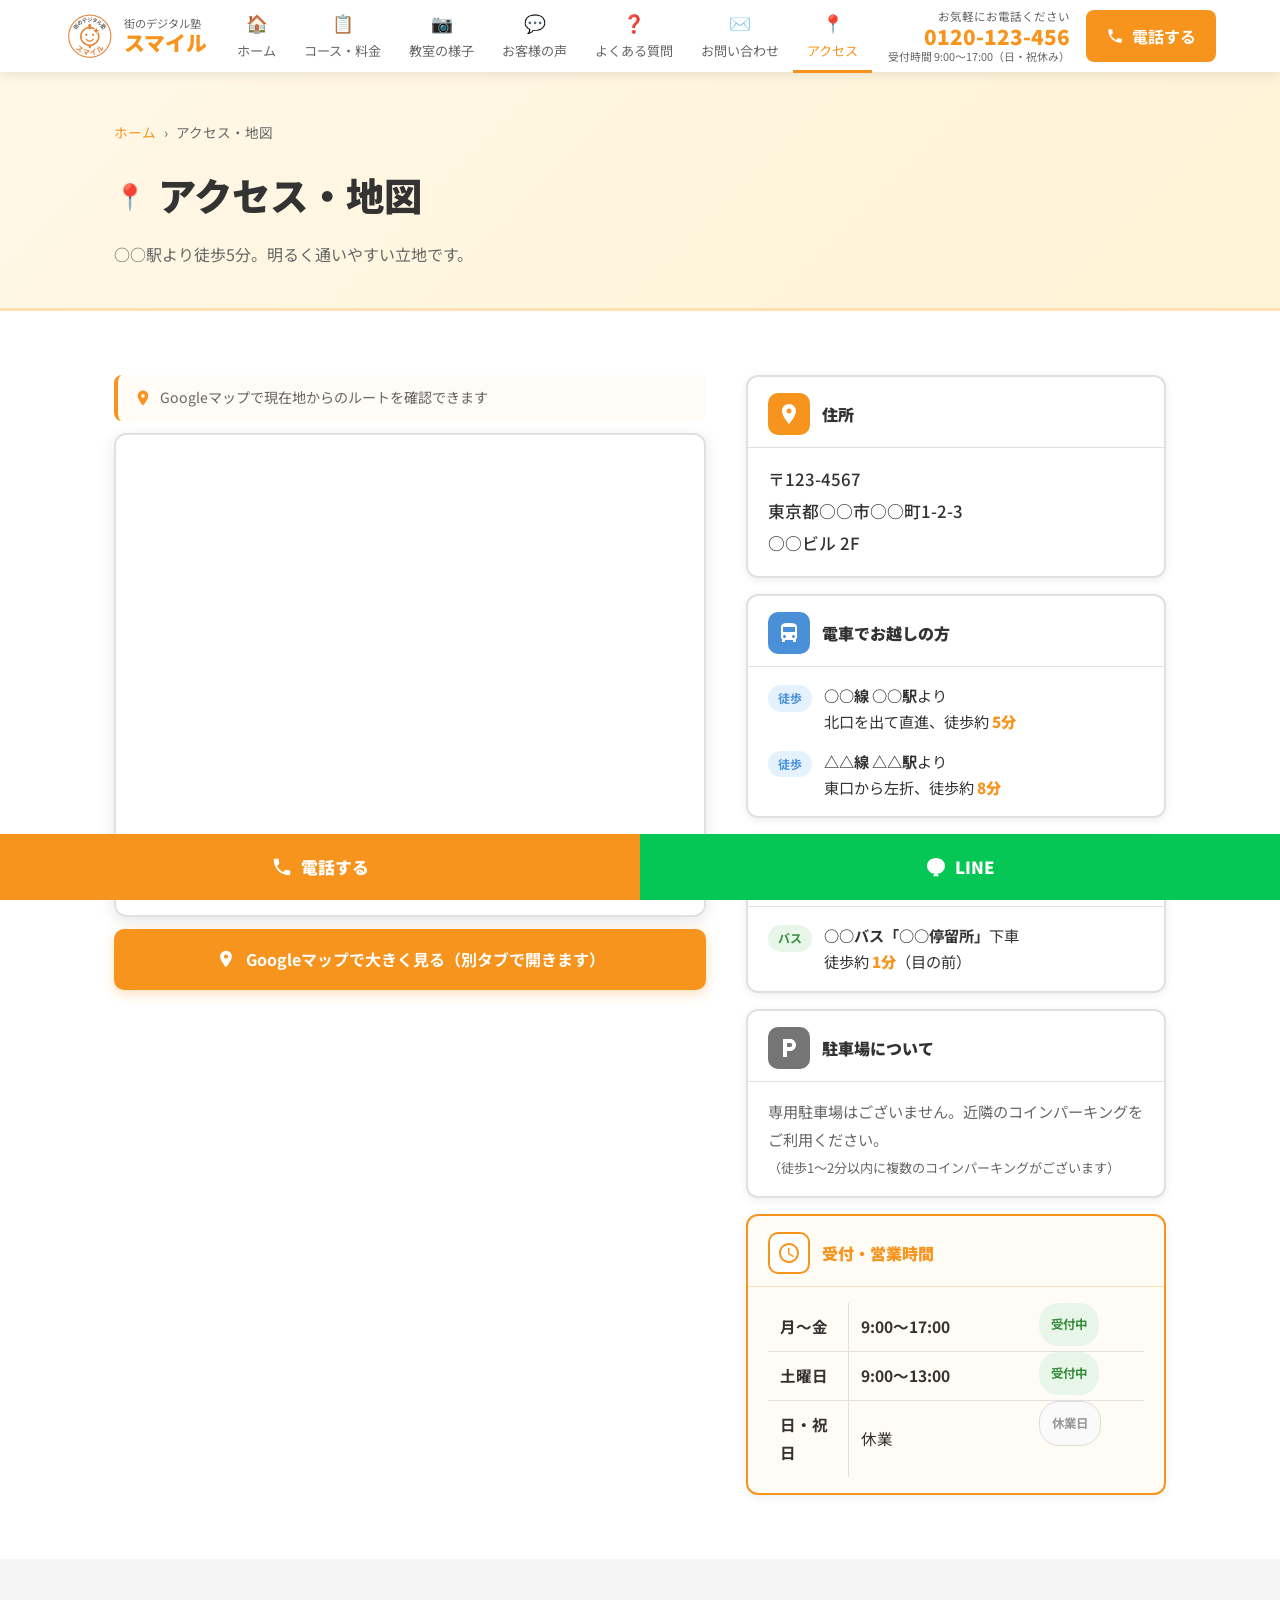
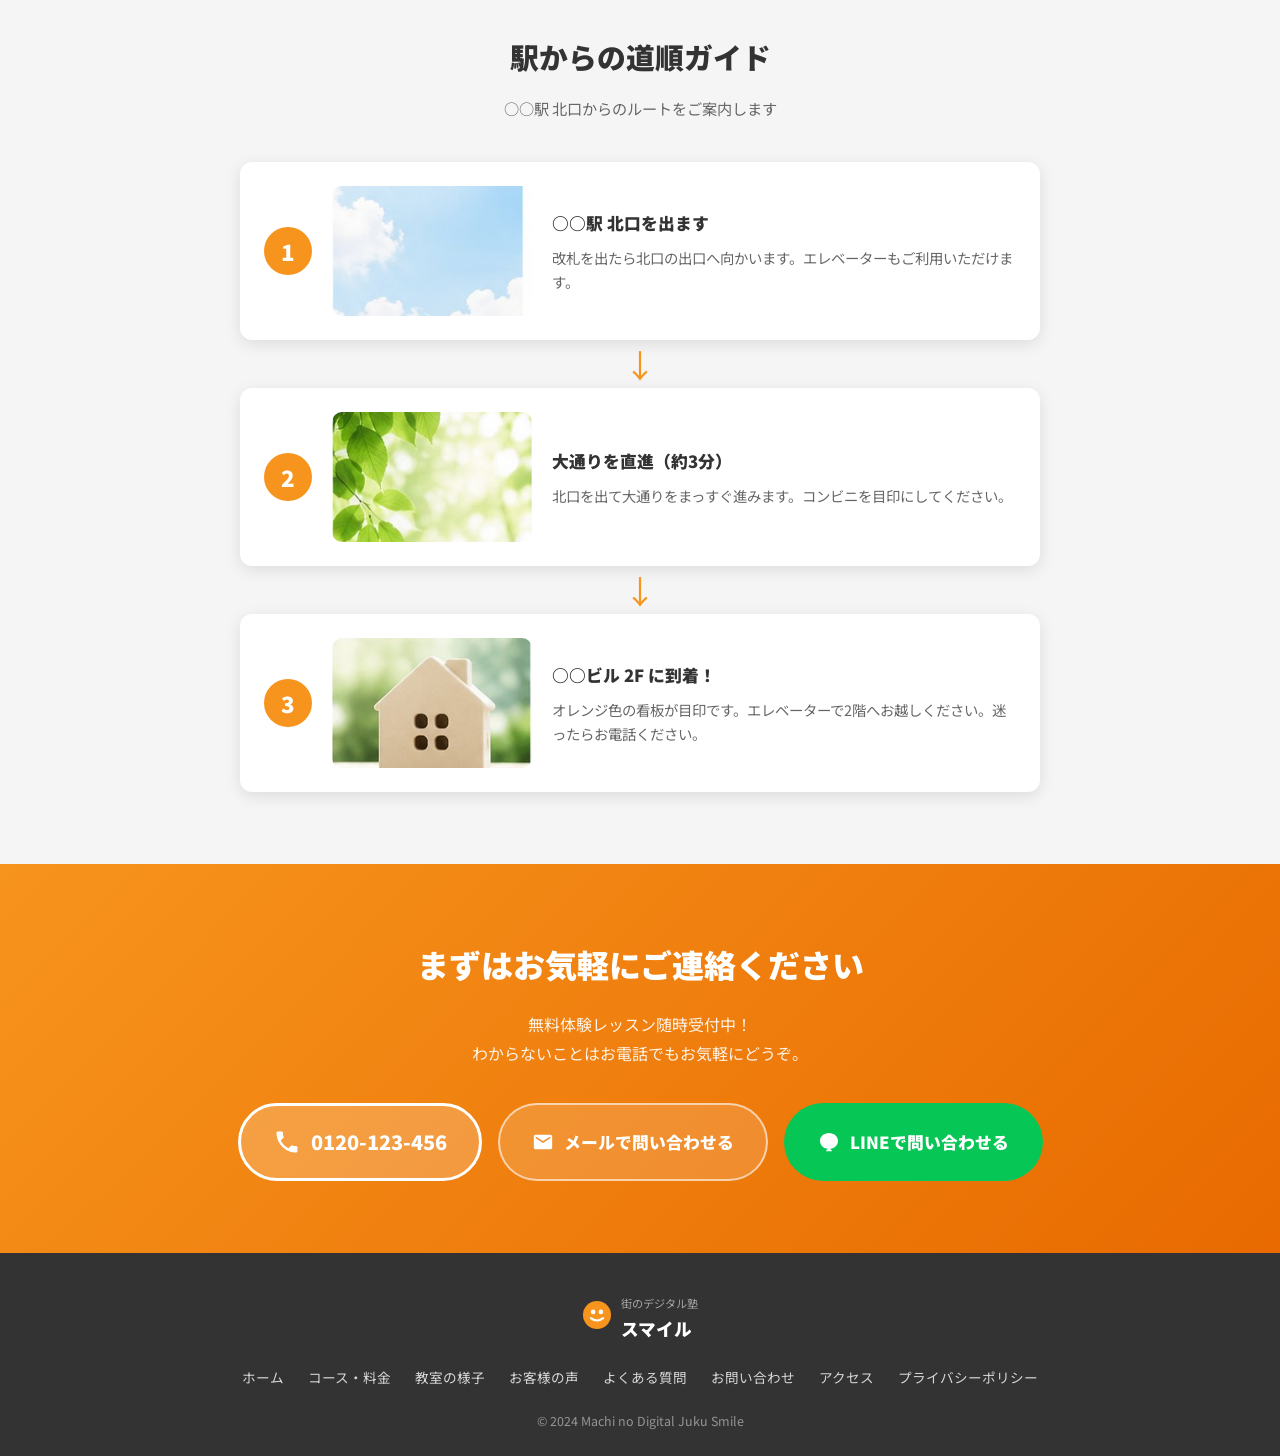
<file: access/index.html>
<!DOCTYPE html>
<html lang="en-US">
<head><meta charset="UTF-8">
  
  <meta name="viewport" content="width=device-width, initial-scale=1.0">
  <title>アクセス – smile</title>
<meta name="robots" content="max-image-preview:large">
<link rel="dns-prefetch" href="//fonts.googleapis.com">
<link href="https://fonts.googleapis.com/" rel="preconnect">
<link href="https://fonts.gstatic.com/" crossorigin="anonymous" rel="preconnect">
<link rel="alternate" title="oEmbed (JSON)" type="application/json+oembed" href="https://sonosannworks.github.io/smile-wp/wp-json/oembed/1.0/embed?url=https%3A%2F%2Fsonosannworks.github.io%2Fsmile-wp%2Faccess%2F">
<link rel="alternate" title="oEmbed (XML)" type="text/xml+oembed" href="https://sonosannworks.github.io/smile-wp/wp-json/oembed/1.0/embed?url=https%3A%2F%2Fsonosannworks.github.io%2Fsmile-wp%2Faccess%2F&amp;format=xml">
<style id="wp-img-auto-sizes-contain-inline-css">
img:is([sizes=auto i],[sizes^="auto," i]){contain-intrinsic-size:3000px 1500px}
/*# sourceURL=wp-img-auto-sizes-contain-inline-css */
</style>
<style id="wp-emoji-styles-inline-css">

	img.wp-smiley, img.emoji {
		display: inline !important;
		border: none !important;
		box-shadow: none !important;
		height: 1em !important;
		width: 1em !important;
		margin: 0 0.07em !important;
		vertical-align: -0.1em !important;
		background: none !important;
		padding: 0 !important;
	}
/*# sourceURL=wp-emoji-styles-inline-css */
</style>
<style id="wp-block-library-inline-css">
:root{--wp-block-synced-color:#7a00df;--wp-block-synced-color--rgb:122,0,223;--wp-bound-block-color:var(--wp-block-synced-color);--wp-editor-canvas-background:#ddd;--wp-admin-theme-color:#007cba;--wp-admin-theme-color--rgb:0,124,186;--wp-admin-theme-color-darker-10:#006ba1;--wp-admin-theme-color-darker-10--rgb:0,107,160.5;--wp-admin-theme-color-darker-20:#005a87;--wp-admin-theme-color-darker-20--rgb:0,90,135;--wp-admin-border-width-focus:2px}@media (min-resolution:192dpi){:root{--wp-admin-border-width-focus:1.5px}}.wp-element-button{cursor:pointer}:root .has-very-light-gray-background-color{background-color:#eee}:root .has-very-dark-gray-background-color{background-color:#313131}:root .has-very-light-gray-color{color:#eee}:root .has-very-dark-gray-color{color:#313131}:root .has-vivid-green-cyan-to-vivid-cyan-blue-gradient-background{background:linear-gradient(135deg,#00d084,#0693e3)}:root .has-purple-crush-gradient-background{background:linear-gradient(135deg,#34e2e4,#4721fb 50%,#ab1dfe)}:root .has-hazy-dawn-gradient-background{background:linear-gradient(135deg,#faaca8,#dad0ec)}:root .has-subdued-olive-gradient-background{background:linear-gradient(135deg,#fafae1,#67a671)}:root .has-atomic-cream-gradient-background{background:linear-gradient(135deg,#fdd79a,#004a59)}:root .has-nightshade-gradient-background{background:linear-gradient(135deg,#330968,#31cdcf)}:root .has-midnight-gradient-background{background:linear-gradient(135deg,#020381,#2874fc)}:root{--wp--preset--font-size--normal:16px;--wp--preset--font-size--huge:42px}.has-regular-font-size{font-size:1em}.has-larger-font-size{font-size:2.625em}.has-normal-font-size{font-size:var(--wp--preset--font-size--normal)}.has-huge-font-size{font-size:var(--wp--preset--font-size--huge)}:root .has-text-align-center{text-align:center}:root .has-text-align-left{text-align:left}:root .has-text-align-right{text-align:right}.has-fit-text{white-space:nowrap!important}#end-resizable-editor-section{display:none}.aligncenter{clear:both}.items-justified-left{justify-content:flex-start}.items-justified-center{justify-content:center}.items-justified-right{justify-content:flex-end}.items-justified-space-between{justify-content:space-between}.screen-reader-text{word-wrap:normal!important;border:0;clip-path:inset(50%);height:1px;margin:-1px;overflow:hidden;padding:0;position:absolute;width:1px}.screen-reader-text:focus{background-color:#ddd;clip-path:none;color:#444;display:block;font-size:1em;height:auto;left:5px;line-height:normal;padding:15px 23px 14px;text-decoration:none;top:5px;width:auto;z-index:100000}html :where(.has-border-color){border-style:solid}html :where([style*=border-color]){border-style:solid}html :where([style*=border-top-color]){border-top-style:solid}html :where([style*=border-right-color]){border-right-style:solid}html :where([style*=border-bottom-color]){border-bottom-style:solid}html :where([style*=border-left-color]){border-left-style:solid}html :where([style*=border-width]){border-style:solid}html :where([style*=border-top-width]){border-top-style:solid}html :where([style*=border-right-width]){border-right-style:solid}html :where([style*=border-bottom-width]){border-bottom-style:solid}html :where([style*=border-left-width]){border-left-style:solid}html :where(img[class*=wp-image-]){height:auto;max-width:100%}:where(figure){margin:0 0 1em}html :where(.is-position-sticky){--wp-admin--admin-bar--position-offset:var(--wp-admin--admin-bar--height,0px)}@media screen and (max-width:600px){html :where(.is-position-sticky){--wp-admin--admin-bar--position-offset:0px}}

/*# sourceURL=/wp-includes/css/dist/block-library/common.min.css */
</style>
<style id="classic-theme-styles-inline-css">
/*! This file is auto-generated */
.wp-block-button__link{color:#fff;background-color:#32373c;border-radius:9999px;box-shadow:none;text-decoration:none;padding:calc(.667em + 2px) calc(1.333em + 2px);font-size:1.125em}.wp-block-file__button{background:#32373c;color:#fff;text-decoration:none}
/*# sourceURL=/wp-includes/css/classic-themes.min.css */
</style>

<style id="global-styles-inline-css">
:root{--wp--preset--aspect-ratio--square: 1;--wp--preset--aspect-ratio--4-3: 4/3;--wp--preset--aspect-ratio--3-4: 3/4;--wp--preset--aspect-ratio--3-2: 3/2;--wp--preset--aspect-ratio--2-3: 2/3;--wp--preset--aspect-ratio--16-9: 16/9;--wp--preset--aspect-ratio--9-16: 9/16;--wp--preset--color--black: #000000;--wp--preset--color--cyan-bluish-gray: #abb8c3;--wp--preset--color--white: #ffffff;--wp--preset--color--pale-pink: #f78da7;--wp--preset--color--vivid-red: #cf2e2e;--wp--preset--color--luminous-vivid-orange: #ff6900;--wp--preset--color--luminous-vivid-amber: #fcb900;--wp--preset--color--light-green-cyan: #7bdcb5;--wp--preset--color--vivid-green-cyan: #00d084;--wp--preset--color--pale-cyan-blue: #8ed1fc;--wp--preset--color--vivid-cyan-blue: #0693e3;--wp--preset--color--vivid-purple: #9b51e0;--wp--preset--gradient--vivid-cyan-blue-to-vivid-purple: linear-gradient(135deg,rgb(6,147,227) 0%,rgb(155,81,224) 100%);--wp--preset--gradient--light-green-cyan-to-vivid-green-cyan: linear-gradient(135deg,rgb(122,220,180) 0%,rgb(0,208,130) 100%);--wp--preset--gradient--luminous-vivid-amber-to-luminous-vivid-orange: linear-gradient(135deg,rgb(252,185,0) 0%,rgb(255,105,0) 100%);--wp--preset--gradient--luminous-vivid-orange-to-vivid-red: linear-gradient(135deg,rgb(255,105,0) 0%,rgb(207,46,46) 100%);--wp--preset--gradient--very-light-gray-to-cyan-bluish-gray: linear-gradient(135deg,rgb(238,238,238) 0%,rgb(169,184,195) 100%);--wp--preset--gradient--cool-to-warm-spectrum: linear-gradient(135deg,rgb(74,234,220) 0%,rgb(151,120,209) 20%,rgb(207,42,186) 40%,rgb(238,44,130) 60%,rgb(251,105,98) 80%,rgb(254,248,76) 100%);--wp--preset--gradient--blush-light-purple: linear-gradient(135deg,rgb(255,206,236) 0%,rgb(152,150,240) 100%);--wp--preset--gradient--blush-bordeaux: linear-gradient(135deg,rgb(254,205,165) 0%,rgb(254,45,45) 50%,rgb(107,0,62) 100%);--wp--preset--gradient--luminous-dusk: linear-gradient(135deg,rgb(255,203,112) 0%,rgb(199,81,192) 50%,rgb(65,88,208) 100%);--wp--preset--gradient--pale-ocean: linear-gradient(135deg,rgb(255,245,203) 0%,rgb(182,227,212) 50%,rgb(51,167,181) 100%);--wp--preset--gradient--electric-grass: linear-gradient(135deg,rgb(202,248,128) 0%,rgb(113,206,126) 100%);--wp--preset--gradient--midnight: linear-gradient(135deg,rgb(2,3,129) 0%,rgb(40,116,252) 100%);--wp--preset--font-size--small: 13px;--wp--preset--font-size--medium: 20px;--wp--preset--font-size--large: 36px;--wp--preset--font-size--x-large: 42px;--wp--preset--spacing--20: 0.44rem;--wp--preset--spacing--30: 0.67rem;--wp--preset--spacing--40: 1rem;--wp--preset--spacing--50: 1.5rem;--wp--preset--spacing--60: 2.25rem;--wp--preset--spacing--70: 3.38rem;--wp--preset--spacing--80: 5.06rem;--wp--preset--shadow--natural: 6px 6px 9px rgba(0, 0, 0, 0.2);--wp--preset--shadow--deep: 12px 12px 50px rgba(0, 0, 0, 0.4);--wp--preset--shadow--sharp: 6px 6px 0px rgba(0, 0, 0, 0.2);--wp--preset--shadow--outlined: 6px 6px 0px -3px rgb(255, 255, 255), 6px 6px rgb(0, 0, 0);--wp--preset--shadow--crisp: 6px 6px 0px rgb(0, 0, 0);}:where(body) { margin: 0; }:where(.is-layout-flex){gap: 0.5em;}:where(.is-layout-grid){gap: 0.5em;}body .is-layout-flex{display: flex;}.is-layout-flex{flex-wrap: wrap;align-items: center;}.is-layout-flex > :is(*, div){margin: 0;}body .is-layout-grid{display: grid;}.is-layout-grid > :is(*, div){margin: 0;}body{padding-top: 0px;padding-right: 0px;padding-bottom: 0px;padding-left: 0px;}:root :where(.wp-element-button, .wp-block-button__link){background-color: #32373c;border-width: 0;color: #fff;font-family: inherit;font-size: inherit;font-style: inherit;font-weight: inherit;letter-spacing: inherit;line-height: inherit;padding-top: calc(0.667em + 2px);padding-right: calc(1.333em + 2px);padding-bottom: calc(0.667em + 2px);padding-left: calc(1.333em + 2px);text-decoration: none;text-transform: inherit;}.has-black-color{color: var(--wp--preset--color--black) !important;}.has-cyan-bluish-gray-color{color: var(--wp--preset--color--cyan-bluish-gray) !important;}.has-white-color{color: var(--wp--preset--color--white) !important;}.has-pale-pink-color{color: var(--wp--preset--color--pale-pink) !important;}.has-vivid-red-color{color: var(--wp--preset--color--vivid-red) !important;}.has-luminous-vivid-orange-color{color: var(--wp--preset--color--luminous-vivid-orange) !important;}.has-luminous-vivid-amber-color{color: var(--wp--preset--color--luminous-vivid-amber) !important;}.has-light-green-cyan-color{color: var(--wp--preset--color--light-green-cyan) !important;}.has-vivid-green-cyan-color{color: var(--wp--preset--color--vivid-green-cyan) !important;}.has-pale-cyan-blue-color{color: var(--wp--preset--color--pale-cyan-blue) !important;}.has-vivid-cyan-blue-color{color: var(--wp--preset--color--vivid-cyan-blue) !important;}.has-vivid-purple-color{color: var(--wp--preset--color--vivid-purple) !important;}.has-black-background-color{background-color: var(--wp--preset--color--black) !important;}.has-cyan-bluish-gray-background-color{background-color: var(--wp--preset--color--cyan-bluish-gray) !important;}.has-white-background-color{background-color: var(--wp--preset--color--white) !important;}.has-pale-pink-background-color{background-color: var(--wp--preset--color--pale-pink) !important;}.has-vivid-red-background-color{background-color: var(--wp--preset--color--vivid-red) !important;}.has-luminous-vivid-orange-background-color{background-color: var(--wp--preset--color--luminous-vivid-orange) !important;}.has-luminous-vivid-amber-background-color{background-color: var(--wp--preset--color--luminous-vivid-amber) !important;}.has-light-green-cyan-background-color{background-color: var(--wp--preset--color--light-green-cyan) !important;}.has-vivid-green-cyan-background-color{background-color: var(--wp--preset--color--vivid-green-cyan) !important;}.has-pale-cyan-blue-background-color{background-color: var(--wp--preset--color--pale-cyan-blue) !important;}.has-vivid-cyan-blue-background-color{background-color: var(--wp--preset--color--vivid-cyan-blue) !important;}.has-vivid-purple-background-color{background-color: var(--wp--preset--color--vivid-purple) !important;}.has-black-border-color{border-color: var(--wp--preset--color--black) !important;}.has-cyan-bluish-gray-border-color{border-color: var(--wp--preset--color--cyan-bluish-gray) !important;}.has-white-border-color{border-color: var(--wp--preset--color--white) !important;}.has-pale-pink-border-color{border-color: var(--wp--preset--color--pale-pink) !important;}.has-vivid-red-border-color{border-color: var(--wp--preset--color--vivid-red) !important;}.has-luminous-vivid-orange-border-color{border-color: var(--wp--preset--color--luminous-vivid-orange) !important;}.has-luminous-vivid-amber-border-color{border-color: var(--wp--preset--color--luminous-vivid-amber) !important;}.has-light-green-cyan-border-color{border-color: var(--wp--preset--color--light-green-cyan) !important;}.has-vivid-green-cyan-border-color{border-color: var(--wp--preset--color--vivid-green-cyan) !important;}.has-pale-cyan-blue-border-color{border-color: var(--wp--preset--color--pale-cyan-blue) !important;}.has-vivid-cyan-blue-border-color{border-color: var(--wp--preset--color--vivid-cyan-blue) !important;}.has-vivid-purple-border-color{border-color: var(--wp--preset--color--vivid-purple) !important;}.has-vivid-cyan-blue-to-vivid-purple-gradient-background{background: var(--wp--preset--gradient--vivid-cyan-blue-to-vivid-purple) !important;}.has-light-green-cyan-to-vivid-green-cyan-gradient-background{background: var(--wp--preset--gradient--light-green-cyan-to-vivid-green-cyan) !important;}.has-luminous-vivid-amber-to-luminous-vivid-orange-gradient-background{background: var(--wp--preset--gradient--luminous-vivid-amber-to-luminous-vivid-orange) !important;}.has-luminous-vivid-orange-to-vivid-red-gradient-background{background: var(--wp--preset--gradient--luminous-vivid-orange-to-vivid-red) !important;}.has-very-light-gray-to-cyan-bluish-gray-gradient-background{background: var(--wp--preset--gradient--very-light-gray-to-cyan-bluish-gray) !important;}.has-cool-to-warm-spectrum-gradient-background{background: var(--wp--preset--gradient--cool-to-warm-spectrum) !important;}.has-blush-light-purple-gradient-background{background: var(--wp--preset--gradient--blush-light-purple) !important;}.has-blush-bordeaux-gradient-background{background: var(--wp--preset--gradient--blush-bordeaux) !important;}.has-luminous-dusk-gradient-background{background: var(--wp--preset--gradient--luminous-dusk) !important;}.has-pale-ocean-gradient-background{background: var(--wp--preset--gradient--pale-ocean) !important;}.has-electric-grass-gradient-background{background: var(--wp--preset--gradient--electric-grass) !important;}.has-midnight-gradient-background{background: var(--wp--preset--gradient--midnight) !important;}.has-small-font-size{font-size: var(--wp--preset--font-size--small) !important;}.has-medium-font-size{font-size: var(--wp--preset--font-size--medium) !important;}.has-large-font-size{font-size: var(--wp--preset--font-size--large) !important;}.has-x-large-font-size{font-size: var(--wp--preset--font-size--x-large) !important;}
/*# sourceURL=global-styles-inline-css */
</style>

<link rel="stylesheet" id="google-fonts-css" href="https://fonts.googleapis.com/css2?family=Noto+Sans+JP:wght@400;500;700;900&amp;display=swap" media="all">
<link rel="stylesheet" id="smile-style-css" href="https://sonosannworks.github.io/smile-wp/wp-content/themes/smile/style.css?ver=1.0.0" media="all">
<link rel="stylesheet" id="smile-access-css" href="https://sonosannworks.github.io/smile-wp/wp-content/themes/smile/css/access.css?ver=1.0.0" media="all">
<link rel="https://api.w.org/" href="https://sonosannworks.github.io/smile-wp/wp-json/"><link rel="alternate" title="JSON" type="application/json" href="https://sonosannworks.github.io/smile-wp/wp-json/wp/v2/pages/8"><link rel="EditURI" type="application/rsd+xml" title="RSD" href="https://sonosannworks.github.io/smile-wp/xmlrpc.php?rsd">
<meta name="generator" content="WordPress 7.0">
<link rel="canonical" href="https://sonosannworks.github.io/smile-wp/access/">
<link rel="shortlink" href="https://sonosannworks.github.io/smile-wp/?p=8">
</head>
<body class="wp-singular page-template-default page page-id-8 wp-theme-smile">

<!-- ========== HEADER ========== -->
<header class="header" id="header">
  <div class="header__inner">
    <a href="https://sonosannworks.github.io/smile-wp/" class="header__logo">
      <img src="https://sonosannworks.github.io/smile-wp/wp-content/themes/smile/images/logo-1.png" alt="街のデジタル塾スマイル ロゴ" class="header__logo-img">
      <div class="header__logo-text">
        <span class="header__logo-sub">街のデジタル塾</span>
        <span class="header__logo-main">スマイル</span>
      </div>
    </a>

    <nav class="header__nav" id="nav">
      <ul class="header__nav-list">
        <li><a href="https://sonosannworks.github.io/smile-wp/" class="header__nav-link">
          <span class="header__nav-icon">🏠</span>ホーム
        </a></li>
        <li><a href="https://sonosannworks.github.io/smile-wp/#courses" class="header__nav-link">
          <span class="header__nav-icon">📋</span>コース・料金
        </a></li>
        <li><a href="https://sonosannworks.github.io/smile-wp/#classroom" class="header__nav-link">
          <span class="header__nav-icon">📷</span>教室の様子
        </a></li>
        <li><a href="https://sonosannworks.github.io/smile-wp/voices/" class="header__nav-link">
          <span class="header__nav-icon">💬</span>お客様の声
        </a></li>
        <li><a href="https://sonosannworks.github.io/smile-wp/#faq" class="header__nav-link">
          <span class="header__nav-icon">❓</span>よくある質問
        </a></li>
        <li><a href="https://sonosannworks.github.io/smile-wp/#contact" class="header__nav-link">
          <span class="header__nav-icon">✉️</span>お問い合わせ
        </a></li>
        <li><a href="https://sonosannworks.github.io/smile-wp/access/" class="header__nav-link active">
          <span class="header__nav-icon">📍</span>アクセス
        </a></li>
      </ul>
    </nav>

    <div class="header__tel">
      <p class="header__tel-label">お気軽にお電話ください</p>
      <a href="tel:0120123456" class="header__tel-number">0120-123-456</a>
      <p class="header__tel-hours">受付時間 9:00〜17:00（日・祝休み）</p>
    </div>

    <a href="tel:0120123456" class="btn-tel-header">
      <svg width="18" height="18" viewbox="0 0 24 24" fill="white"><path d="M6.6 10.8c1.4 2.8 3.8 5.1 6.6 6.6l2.2-2.2c.3-.3.7-.4 1-.2 1.1.4 2.3.6 3.6.6.6 0 1 .4 1 1V20c0 .6-.4 1-1 1-9.4 0-17-7.6-17-17 0-.6.4-1 1-1h3.5c.6 0 1 .4 1 1 0 1.3.2 2.5.6 3.6.1.3 0 .7-.2 1L6.6 10.8z"></path></svg>
      電話する
    </a>

    <button class="hamburger" id="hamburger" aria-label="メニューを開く">
      <span></span><span></span><span></span>
    </button>
  </div>
</header>

<!-- Mobile Nav Overlay -->
<div class="nav-overlay" id="navOverlay"></div>
<nav class="mobile-nav" id="mobileNav">
  <button class="mobile-nav__close" id="mobileNavClose">✕</button>
  <ul>
    <li><a href="https://sonosannworks.github.io/smile-wp/" onclick="closeMobileNav()">🏠 ホーム</a></li>
    <li><a href="https://sonosannworks.github.io/smile-wp/#courses" onclick="closeMobileNav()">📋 コース・料金</a></li>
    <li><a href="https://sonosannworks.github.io/smile-wp/#classroom" onclick="closeMobileNav()">📷 教室の様子</a></li>
    <li><a href="https://sonosannworks.github.io/smile-wp/voices/" onclick="closeMobileNav()">💬 お客様の声</a></li>
    <li><a href="https://sonosannworks.github.io/smile-wp/#faq" onclick="closeMobileNav()">❓ よくある質問</a></li>
    <li><a href="https://sonosannworks.github.io/smile-wp/#contact" onclick="closeMobileNav()">✉️ お問い合わせ</a></li>
    <li><a href="https://sonosannworks.github.io/smile-wp/access/" onclick="closeMobileNav()">📍 アクセス</a></li>
  </ul>
  <div class="mobile-nav__cta">
    <a href="tel:0120123456" class="btn-tel-mobile">
      <svg width="20" height="20" viewbox="0 0 24 24" fill="white"><path d="M6.6 10.8c1.4 2.8 3.8 5.1 6.6 6.6l2.2-2.2c.3-.3.7-.4 1-.2 1.1.4 2.3.6 3.6.6.6 0 1 .4 1 1V20c0 .6-.4 1-1 1-9.4 0-17-7.6-17-17 0-.6.4-1 1-1h3.5c.6 0 1 .4 1 1 0 1.3.2 2.5.6 3.6.1.3 0 .7-.2 1L6.6 10.8z"></path></svg>
      0120-123-456
    </a>
    <a href="https://line.me/" class="btn-line-mobile">
      <svg width="22" height="22" viewbox="0 0 44 44" fill="white"><path d="M22 4C12.06 4 4 11.16 4 19.9c0 7.9 6.61 14.52 15.57 15.72l-3.38 4.03c-.22.26-.05.65.27.65h11.08c.32 0 .49-.39.27-.65l-3.38-4.03C33.39 34.42 40 27.8 40 19.9 40 11.16 31.94 4 22 4zm-6 18.5a1.5 1.5 0 110-3 1.5 1.5 0 010 3zm6 0a1.5 1.5 0 110-3 1.5 1.5 0 010 3zm6 0a1.5 1.5 0 110-3 1.5 1.5 0 010 3z"></path></svg>
      友だち追加する
    </a>
  </div>
</nav>

<!-- ========== PAGE HERO ========== -->
<section class="page-hero">
  <div class="page-hero__inner">
    <nav class="breadcrumb" aria-label="パンくずリスト">
      <ol>
        <li><a href="https://sonosannworks.github.io/smile-wp/">ホーム</a></li>
        <li aria-current="page">アクセス・地図</li>
      </ol>
    </nav>
    <h1 class="page-hero__title">
      <span class="page-hero__icon">📍</span>
      アクセス・地図
    </h1>
    <p class="page-hero__desc">○○駅より徒歩5分。明るく通いやすい立地です。</p>
  </div>
</section>

<!-- ========== MAP + INFO ========== -->
<section class="access-section">
  <div class="container">
    <div class="access-grid">

      <!-- 地図 -->
      <div class="map-wrapper">
        <div class="map-label">
          <svg width="18" height="18" viewbox="0 0 24 24" fill="#F7941D"><path d="M12 2C8.13 2 5 5.13 5 9c0 5.25 7 13 7 13s7-7.75 7-13c0-3.87-3.13-7-7-7zm0 9.5c-1.38 0-2.5-1.12-2.5-2.5s1.12-2.5 2.5-2.5 2.5 1.12 2.5 2.5-1.12 2.5-2.5 2.5z"></path></svg>
          Googleマップで現在地からのルートを確認できます
        </div>
        <div class="map-embed">
          <iframe src="https://www.google.com/maps/embed?pb=!1m18!1m12!1m3!1d3240.827853132924!2d139.7671248152583!3d35.68123498019537!2m3!1f0!2f0!3f0!3m2!1i1024!2i768!4f13.1!3m3!1m2!1s0x60188bfbd89f700b%3A0x277c49ba34ed38!2z5p2x5Lqs6aeF!5e0!3m2!1sja!2sjp!4v1620000000000!5m2!1sja!2sjp" width="100%" height="480" style="border:0;" allowfullscreen="" loading="lazy" referrerpolicy="no-referrer-when-downgrade" title="街のデジタル塾スマイル 地図"></iframe>
        </div>
        <a href="https://www.google.com/maps/search/%E6%9D%B1%E4%BA%AC%E9%83%BD%E2%97%8B%E2%97%8B%E5%B8%82%E2%97%8B%E2%97%8B%E7%94%BA1-2-3" target="_blank" rel="noopener" class="btn-open-map">
          <svg width="20" height="20" viewbox="0 0 24 24" fill="white"><path d="M12 2C8.13 2 5 5.13 5 9c0 5.25 7 13 7 13s7-7.75 7-13c0-3.87-3.13-7-7-7zm0 9.5c-1.38 0-2.5-1.12-2.5-2.5s1.12-2.5 2.5-2.5 2.5 1.12 2.5 2.5-1.12 2.5-2.5 2.5z"></path></svg>
          Googleマップで大きく見る（別タブで開きます）
        </a>
      </div>

      <!-- 住所・アクセス情報 -->
      <div class="access-info">

        <div class="info-card">
          <div class="info-card__header">
            <div class="info-card__icon info-card__icon--orange">
              <svg width="24" height="24" viewbox="0 0 24 24" fill="white"><path d="M12 2C8.13 2 5 5.13 5 9c0 5.25 7 13 7 13s7-7.75 7-13c0-3.87-3.13-7-7-7zm0 9.5c-1.38 0-2.5-1.12-2.5-2.5s1.12-2.5 2.5-2.5 2.5 1.12 2.5 2.5-1.12 2.5-2.5 2.5z"></path></svg>
            </div>
            <h2 class="info-card__title">住所</h2>
          </div>
          <div class="info-card__body">
            <p class="info-address">
              〒123-4567<br>
              東京都○○市○○町1-2-3<br>
              ○○ビル 2F
            </p>
          </div>
        </div>

        <div class="info-card">
          <div class="info-card__header">
            <div class="info-card__icon info-card__icon--blue">
              <svg width="24" height="24" viewbox="0 0 24 24" fill="white"><path d="M4 16c0 .88.39 1.67 1 2.22V20c0 .55.45 1 1 1h1c.55 0 1-.45 1-1v-1h8v1c0 .55.45 1 1 1h1c.55 0 1-.45 1-1v-1.78c.61-.55 1-1.34 1-2.22V6c0-3.5-3.58-4-8-4s-8 .5-8 4v10zm3.5 1c-.83 0-1.5-.67-1.5-1.5S6.67 14 7.5 14s1.5.67 1.5 1.5S8.33 17 7.5 17zm9 0c-.83 0-1.5-.67-1.5-1.5s.67-1.5 1.5-1.5 1.5.67 1.5 1.5-.67 1.5-1.5 1.5zm1.5-6H6V6h12v5z"></path></svg>
            </div>
            <h2 class="info-card__title">電車でお越しの方</h2>
          </div>
          <div class="info-card__body">
            <ul class="access-list">
              <li class="access-list__item">
                <span class="access-list__badge access-list__badge--walk">徒歩</span>
                <div>
                  <strong>○○線 ○○駅</strong>より<br>
                  北口を出て直進、徒歩約 <strong class="accent">5分</strong>
                </div>
              </li>
              <li class="access-list__item">
                <span class="access-list__badge access-list__badge--walk">徒歩</span>
                <div>
                  <strong>△△線 △△駅</strong>より<br>
                  東口から左折、徒歩約 <strong class="accent">8分</strong>
                </div>
              </li>
            </ul>
          </div>
        </div>

        <div class="info-card">
          <div class="info-card__header">
            <div class="info-card__icon info-card__icon--green">
              <svg width="24" height="24" viewbox="0 0 24 24" fill="white"><path d="M4 16c0 .88.39 1.67 1 2.22V20c0 .55.45 1 1 1h1c.55 0 1-.45 1-1v-1h8v1c0 .55.45 1 1 1h1c.55 0 1-.45 1-1v-1.78c.61-.55 1-1.34 1-2.22V6c0-3.5-3.58-4-8-4s-8 .5-8 4v10zm7-11h1v1h-1V5zm-5 0h4v4H6V5zm0 5h12v4H6v-4zm1 7c-.55 0-1-.45-1-1s.45-1 1-1 1 .45 1 1-.45 1-1 1zm10 0c-.55 0-1-.45-1-1s.45-1 1-1 1 .45 1 1-.45 1-1 1z"></path></svg>
            </div>
            <h2 class="info-card__title">バスでお越しの方</h2>
          </div>
          <div class="info-card__body">
            <ul class="access-list">
              <li class="access-list__item">
                <span class="access-list__badge access-list__badge--bus">バス</span>
                <div>
                  <strong>○○バス「○○停留所」</strong>下車<br>
                  徒歩約 <strong class="accent">1分</strong>（目の前）
                </div>
              </li>
            </ul>
          </div>
        </div>

        <div class="info-card">
          <div class="info-card__header">
            <div class="info-card__icon info-card__icon--gray">
              <svg width="24" height="24" viewbox="0 0 24 24" fill="white"><path d="M13 3H6v18h4v-6h3c3.31 0 6-2.69 6-6s-2.69-6-6-6zm.2 8H10V7h3.2c1.1 0 2 .9 2 2s-.9 2-2 2z"></path></svg>
            </div>
            <h2 class="info-card__title">駐車場について</h2>
          </div>
          <div class="info-card__body">
            <p class="info-text">
              専用駐車場はございません。近隣のコインパーキングをご利用ください。<br>
              <small>（徒歩1〜2分以内に複数のコインパーキングがございます）</small>
            </p>
          </div>
        </div>

        <div class="info-card info-card--highlight">
          <div class="info-card__header">
            <div class="info-card__icon info-card__icon--white">
              <svg width="24" height="24" viewbox="0 0 24 24" fill="#F7941D"><path d="M11.99 2C6.47 2 2 6.48 2 12s4.47 10 9.99 10C17.52 22 22 17.52 22 12S17.52 2 11.99 2zM12 20c-4.42 0-8-3.58-8-8s3.58-8 8-8 8 3.58 8 8-3.58 8-8 8zm.5-13H11v6l5.25 3.15.75-1.23-4.5-2.67V7z"></path></svg>
            </div>
            <h2 class="info-card__title info-card__title--orange">受付・営業時間</h2>
          </div>
          <div class="info-card__body">
            <table class="hours-table">
              <tbody>
                <tr>
                  <th>月〜金</th>
                  <td><strong>9:00〜17:00</strong></td>
                  <td class="open-badge">受付中</td>
                </tr>
                <tr>
                  <th>土曜日</th>
                  <td><strong>9:00〜13:00</strong></td>
                  <td class="open-badge">受付中</td>
                </tr>
                <tr>
                  <th>日・祝日</th>
                  <td>休業</td>
                  <td class="closed-badge">休業日</td>
                </tr>
              </tbody>
            </table>
          </div>
        </div>

      </div>
    </div>
  </div>
</section>

<!-- ========== 道順ガイド ========== -->
<section class="route-guide">
  <div class="container">
    <div class="section-header section-header--center">
      <h2 class="section-title">駅からの道順ガイド</h2>
      <p class="route-guide__sub">○○駅 北口からのルートをご案内します</p>
    </div>
    <div class="route-steps">
      <div class="route-step">
        <div class="route-step__num">1</div>
        <div class="route-step__img">
          <img src="https://sonosannworks.github.io/smile-wp/wp-content/themes/smile/images/photo_10_sky_clouds.png" alt="○○駅 北口" loading="lazy">
        </div>
        <div class="route-step__text">
          <h3>○○駅 北口を出ます</h3>
          <p>改札を出たら北口の出口へ向かいます。エレベーターもご利用いただけます。</p>
        </div>
      </div>
      <div class="route-step__arrow">↓</div>
      <div class="route-step">
        <div class="route-step__num">2</div>
        <div class="route-step__img">
          <img src="https://sonosannworks.github.io/smile-wp/wp-content/themes/smile/images/photo_09_green_leaves.png" alt="大通りを直進" loading="lazy">
        </div>
        <div class="route-step__text">
          <h3>大通りを直進（約3分）</h3>
          <p>北口を出て大通りをまっすぐ進みます。コンビニを目印にしてください。</p>
        </div>
      </div>
      <div class="route-step__arrow">↓</div>
      <div class="route-step">
        <div class="route-step__num">3</div>
        <div class="route-step__img">
          <img src="https://sonosannworks.github.io/smile-wp/wp-content/themes/smile/images/photo_08_house_model.png" alt="○○ビル 2F" loading="lazy">
        </div>
        <div class="route-step__text">
          <h3>○○ビル 2F に到着！</h3>
          <p>オレンジ色の看板が目印です。エレベーターで2階へお越しください。迷ったらお電話ください。</p>
        </div>
      </div>
    </div>
  </div>
</section>

<!-- ========== CTA ========== -->
<section class="access-cta">
  <div class="container">
    <div class="access-cta__inner">
      <h2 class="access-cta__title">まずはお気軽にご連絡ください</h2>
      <p class="access-cta__desc">無料体験レッスン随時受付中！<br>わからないことはお電話でもお気軽にどうぞ。</p>
      <div class="access-cta__btns">
        <a href="tel:0120123456" class="access-cta__tel">
          <svg width="28" height="28" viewbox="0 0 24 24" fill="white"><path d="M6.6 10.8c1.4 2.8 3.8 5.1 6.6 6.6l2.2-2.2c.3-.3.7-.4 1-.2 1.1.4 2.3.6 3.6.6.6 0 1 .4 1 1V20c0 .6-.4 1-1 1-9.4 0-17-7.6-17-17 0-.6.4-1 1-1h3.5c.6 0 1 .4 1 1 0 1.3.2 2.5.6 3.6.1.3 0 .7-.2 1L6.6 10.8z"></path></svg>
          0120-123-456
        </a>
        <a href="https://sonosannworks.github.io/smile-wp/#contact" class="access-cta__form">
          <svg width="22" height="22" viewbox="0 0 24 24" fill="white"><path d="M20 4H4c-1.1 0-2 .9-2 2v12c0 1.1.9 2 2 2h16c1.1 0 2-.9 2-2V6c0-1.1-.9-2-2-2zm0 4l-8 5-8-5V6l8 5 8-5v2z"></path></svg>
          メールで問い合わせる
        </a>
        <a href="https://line.me/" target="_blank" rel="noopener" class="access-cta__line">
          <svg width="22" height="22" viewbox="0 0 44 44" fill="white"><path d="M22 4C12.06 4 4 11.16 4 19.9c0 7.9 6.61 14.52 15.57 15.72l-3.38 4.03c-.22.26-.05.65.27.65h11.08c.32 0 .49-.39.27-.65l-3.38-4.03C33.39 34.42 40 27.8 40 19.9 40 11.16 31.94 4 22 4z"></path></svg>
          LINEで問い合わせる
        </a>
      </div>
    </div>
  </div>
</section>

<!-- ========== FOOTER ========== -->
<footer class="footer">
  <div class="footer__inner">
    <div class="footer__logo">
      <div class="footer__logo-icon">
        <svg width="28" height="28" viewbox="0 0 36 36" fill="none"><circle cx="18" cy="18" r="18" fill="#F7941D"></circle><circle cx="13" cy="14" r="3" fill="white"></circle><circle cx="23" cy="14" r="3" fill="white"></circle><path d="M10 22 Q18 28 26 22" stroke="white" stroke-width="2.5" stroke-linecap="round" fill="none"></path></svg>
      </div>
      <div>
        <span class="footer__logo-sub">街のデジタル塾</span>
        <span class="footer__logo-main">スマイル</span>
      </div>
    </div>
    <nav class="footer__nav">
      <a href="https://sonosannworks.github.io/smile-wp/">ホーム</a>
      <a href="https://sonosannworks.github.io/smile-wp/#courses">コース・料金</a>
      <a href="https://sonosannworks.github.io/smile-wp/#classroom">教室の様子</a>
      <a href="https://sonosannworks.github.io/smile-wp/voices/">お客様の声</a>
      <a href="https://sonosannworks.github.io/smile-wp/#faq">よくある質問</a>
      <a href="https://sonosannworks.github.io/smile-wp/#contact">お問い合わせ</a>
      <a href="https://sonosannworks.github.io/smile-wp/access/">アクセス</a>
      <a href="https://sonosannworks.github.io/smile-wp/?page_id=3">プライバシーポリシー</a>
    </nav>
    <p class="footer__copy">© 2024 Machi no Digital Juku Smile</p>
  </div>
</footer>

<!-- Float CTA (mobile) -->
<div class="float-cta" id="floatCta">
  <a href="tel:0120123456" class="float-cta__tel">
    <svg width="22" height="22" viewbox="0 0 24 24" fill="white"><path d="M6.6 10.8c1.4 2.8 3.8 5.1 6.6 6.6l2.2-2.2c.3-.3.7-.4 1-.2 1.1.4 2.3.6 3.6.6.6 0 1 .4 1 1V20c0 .6-.4 1-1 1-9.4 0-17-7.6-17-17 0-.6.4-1 1-1h3.5c.6 0 1 .4 1 1 0 1.3.2 2.5.6 3.6.1.3 0 .7-.2 1L6.6 10.8z"></path></svg>
    電話する
  </a>
  <a href="https://line.me/" class="float-cta__line">
    <svg width="22" height="22" viewbox="0 0 44 44" fill="white"><path d="M22 4C12.06 4 4 11.16 4 19.9c0 7.9 6.61 14.52 15.57 15.72l-3.38 4.03c-.22.26-.05.65.27.65h11.08c.32 0 .49-.39.27-.65l-3.38-4.03C33.39 34.42 40 27.8 40 19.9 40 11.16 31.94 4 22 4z"></path></svg>
    LINE
  </a>
</div>

<script type="speculationrules">
{"prefetch":[{"source":"document","where":{"and":[{"href_matches":"/*"},{"not":{"href_matches":["/wp-*.php","/wp-admin/*","/wp-content/uploads/*","/wp-content/*","/wp-content/plugins/*","/wp-content/themes/smile/*","/*\\?(.+)"]}},{"not":{"selector_matches":"a[rel~=\"nofollow\"]"}},{"not":{"selector_matches":".no-prefetch, .no-prefetch a"}}]},"eagerness":"conservative"}]}
</script>
<script id="smile-script-js" src="https://sonosannworks.github.io/smile-wp/wp-content/themes/smile/js/script.js?ver=1.0.0"></script>
<script id="wp-emoji-settings" type="application/json">
{"baseUrl":"https://s.w.org/images/core/emoji/17.0.2/72x72/","ext":".png","svgUrl":"https://s.w.org/images/core/emoji/17.0.2/svg/","svgExt":".svg","source":{"concatemoji":"https://sonosannworks.github.io/smile-wp/wp-includes/js/wp-emoji-release.min.js?ver=7.0"}}
</script>
<script type="module">
/*! This file is auto-generated */
const a=JSON.parse(document.getElementById("wp-emoji-settings").textContent),o=(window._wpemojiSettings=a,"wpEmojiSettingsSupports"),s=["flag","emoji"];function i(e){try{var t={supportTests:e,timestamp:(new Date).valueOf()};sessionStorage.setItem(o,JSON.stringify(t))}catch(e){}}function c(e,t,n){e.clearRect(0,0,e.canvas.width,e.canvas.height),e.fillText(t,0,0);t=new Uint32Array(e.getImageData(0,0,e.canvas.width,e.canvas.height).data);e.clearRect(0,0,e.canvas.width,e.canvas.height),e.fillText(n,0,0);const a=new Uint32Array(e.getImageData(0,0,e.canvas.width,e.canvas.height).data);return t.every((e,t)=>e===a[t])}function p(e,t){e.clearRect(0,0,e.canvas.width,e.canvas.height),e.fillText(t,0,0);var n=e.getImageData(16,16,1,1);for(let e=0;e<n.data.length;e++)if(0!==n.data[e])return!1;return!0}function u(e,t,n,a){switch(t){case"flag":return n(e,"\ud83c\udff3\ufe0f\u200d\u26a7\ufe0f","\ud83c\udff3\ufe0f\u200b\u26a7\ufe0f")?!1:!n(e,"\ud83c\udde8\ud83c\uddf6","\ud83c\udde8\u200b\ud83c\uddf6")&&!n(e,"\ud83c\udff4\udb40\udc67\udb40\udc62\udb40\udc65\udb40\udc6e\udb40\udc67\udb40\udc7f","\ud83c\udff4\u200b\udb40\udc67\u200b\udb40\udc62\u200b\udb40\udc65\u200b\udb40\udc6e\u200b\udb40\udc67\u200b\udb40\udc7f");case"emoji":return!a(e,"\ud83e\u1fac8")}return!1}function f(e,t,n,a){let r;const o=(r="undefined"!=typeof WorkerGlobalScope&&self instanceof WorkerGlobalScope?new OffscreenCanvas(300,150):document.createElement("canvas")).getContext("2d",{willReadFrequently:!0}),s=(o.textBaseline="top",o.font="600 32px Arial",{});return e.forEach(e=>{s[e]=t(o,e,n,a)}),s}function r(e){var t=document.createElement("script");t.src=e,t.defer=!0,document.head.appendChild(t)}a.supports={everything:!0,everythingExceptFlag:!0},new Promise(t=>{let n=function(){try{var e=JSON.parse(sessionStorage.getItem(o));if("object"==typeof e&&"number"==typeof e.timestamp&&(new Date).valueOf()<e.timestamp+604800&&"object"==typeof e.supportTests)return e.supportTests}catch(e){}return null}();if(!n){if("undefined"!=typeof Worker&&"undefined"!=typeof OffscreenCanvas&&"undefined"!=typeof URL&&URL.createObjectURL&&"undefined"!=typeof Blob)try{var e="postMessage("+f.toString()+"("+[JSON.stringify(s),u.toString(),c.toString(),p.toString()].join(",")+"));",a=new Blob([e],{type:"text/javascript"});const r=new Worker(URL.createObjectURL(a),{name:"wpTestEmojiSupports"});return void(r.onmessage=e=>{i(n=e.data),r.terminate(),t(n)})}catch(e){}i(n=f(s,u,c,p))}t(n)}).then(e=>{for(const n in e)a.supports[n]=e[n],a.supports.everything=a.supports.everything&&a.supports[n],"flag"!==n&&(a.supports.everythingExceptFlag=a.supports.everythingExceptFlag&&a.supports[n]);var t;a.supports.everythingExceptFlag=a.supports.everythingExceptFlag&&!a.supports.flag,a.supports.everything||((t=a.source||{}).concatemoji?r(t.concatemoji):t.wpemoji&&t.twemoji&&(r(t.twemoji),r(t.wpemoji)))});
//# sourceURL=https://sonosannworks.github.io/smile-wp/wp-includes/js/wp-emoji-loader.min.js
</script>
</body>
</html>
</file>
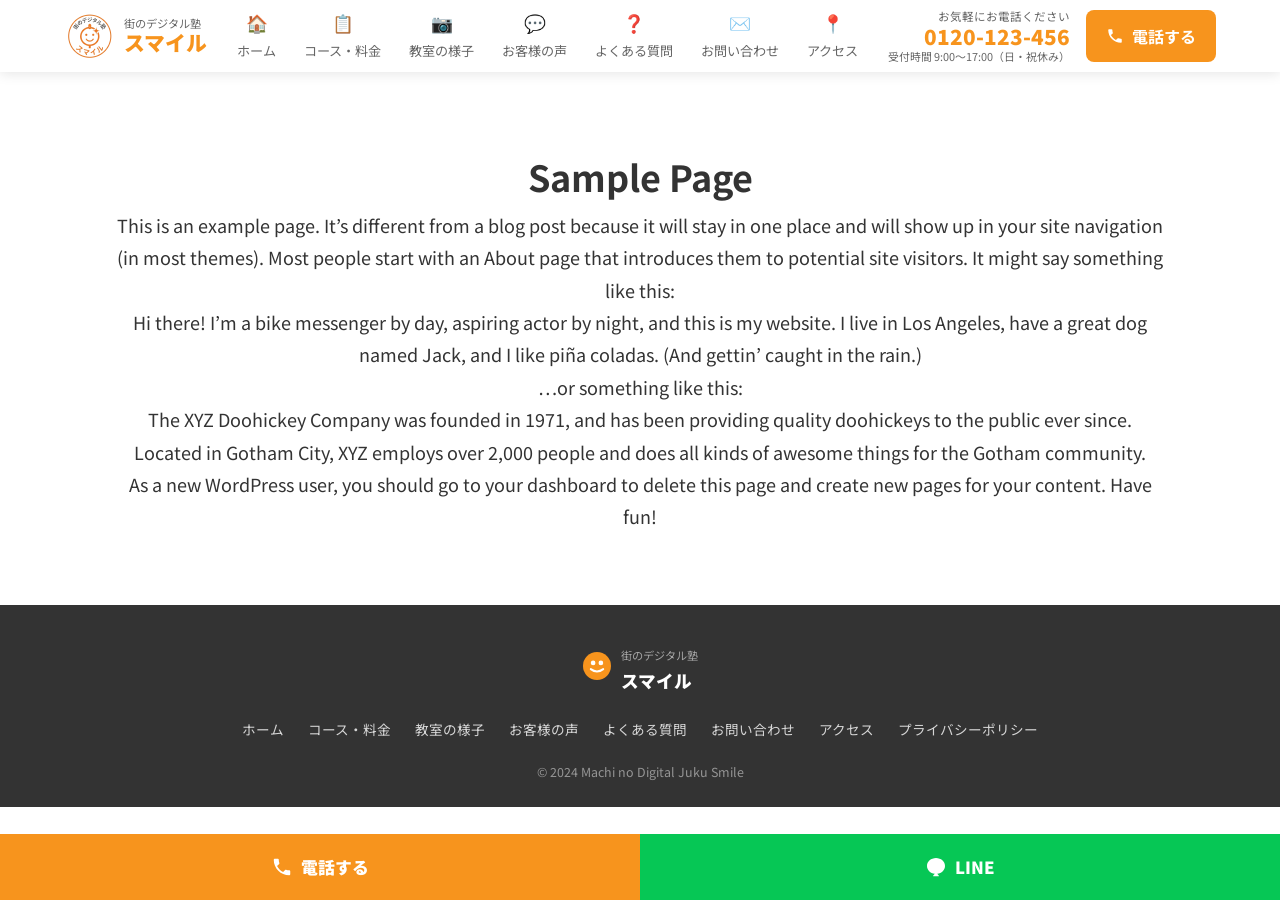
<file: sample-page/index.html>
<!DOCTYPE html>
<html lang="en-US">
<head><meta charset="UTF-8">
  
  <meta name="viewport" content="width=device-width, initial-scale=1.0">
  <title>Sample Page – smile</title>
<meta name="robots" content="max-image-preview:large">
<link rel="dns-prefetch" href="//fonts.googleapis.com">
<link href="https://fonts.googleapis.com/" rel="preconnect">
<link href="https://fonts.gstatic.com/" crossorigin="anonymous" rel="preconnect">
<link rel="alternate" type="application/rss+xml" title="smile » Sample Page Comments Feed" href="https://sonosannworks.github.io/smile-wp/sample-page/feed/">
<link rel="alternate" title="oEmbed (JSON)" type="application/json+oembed" href="https://sonosannworks.github.io/smile-wp/wp-json/oembed/1.0/embed?url=https%3A%2F%2Fsonosannworks.github.io%2Fsmile-wp%2Fsample-page%2F">
<link rel="alternate" title="oEmbed (XML)" type="text/xml+oembed" href="https://sonosannworks.github.io/smile-wp/wp-json/oembed/1.0/embed?url=https%3A%2F%2Fsonosannworks.github.io%2Fsmile-wp%2Fsample-page%2F&amp;format=xml">
<style id="wp-img-auto-sizes-contain-inline-css">
img:is([sizes=auto i],[sizes^="auto," i]){contain-intrinsic-size:3000px 1500px}
/*# sourceURL=wp-img-auto-sizes-contain-inline-css */
</style>
<style id="wp-emoji-styles-inline-css">

	img.wp-smiley, img.emoji {
		display: inline !important;
		border: none !important;
		box-shadow: none !important;
		height: 1em !important;
		width: 1em !important;
		margin: 0 0.07em !important;
		vertical-align: -0.1em !important;
		background: none !important;
		padding: 0 !important;
	}
/*# sourceURL=wp-emoji-styles-inline-css */
</style>
<style id="wp-block-library-inline-css">
:root{--wp-block-synced-color:#7a00df;--wp-block-synced-color--rgb:122,0,223;--wp-bound-block-color:var(--wp-block-synced-color);--wp-editor-canvas-background:#ddd;--wp-admin-theme-color:#007cba;--wp-admin-theme-color--rgb:0,124,186;--wp-admin-theme-color-darker-10:#006ba1;--wp-admin-theme-color-darker-10--rgb:0,107,160.5;--wp-admin-theme-color-darker-20:#005a87;--wp-admin-theme-color-darker-20--rgb:0,90,135;--wp-admin-border-width-focus:2px}@media (min-resolution:192dpi){:root{--wp-admin-border-width-focus:1.5px}}.wp-element-button{cursor:pointer}:root .has-very-light-gray-background-color{background-color:#eee}:root .has-very-dark-gray-background-color{background-color:#313131}:root .has-very-light-gray-color{color:#eee}:root .has-very-dark-gray-color{color:#313131}:root .has-vivid-green-cyan-to-vivid-cyan-blue-gradient-background{background:linear-gradient(135deg,#00d084,#0693e3)}:root .has-purple-crush-gradient-background{background:linear-gradient(135deg,#34e2e4,#4721fb 50%,#ab1dfe)}:root .has-hazy-dawn-gradient-background{background:linear-gradient(135deg,#faaca8,#dad0ec)}:root .has-subdued-olive-gradient-background{background:linear-gradient(135deg,#fafae1,#67a671)}:root .has-atomic-cream-gradient-background{background:linear-gradient(135deg,#fdd79a,#004a59)}:root .has-nightshade-gradient-background{background:linear-gradient(135deg,#330968,#31cdcf)}:root .has-midnight-gradient-background{background:linear-gradient(135deg,#020381,#2874fc)}:root{--wp--preset--font-size--normal:16px;--wp--preset--font-size--huge:42px}.has-regular-font-size{font-size:1em}.has-larger-font-size{font-size:2.625em}.has-normal-font-size{font-size:var(--wp--preset--font-size--normal)}.has-huge-font-size{font-size:var(--wp--preset--font-size--huge)}:root .has-text-align-center{text-align:center}:root .has-text-align-left{text-align:left}:root .has-text-align-right{text-align:right}.has-fit-text{white-space:nowrap!important}#end-resizable-editor-section{display:none}.aligncenter{clear:both}.items-justified-left{justify-content:flex-start}.items-justified-center{justify-content:center}.items-justified-right{justify-content:flex-end}.items-justified-space-between{justify-content:space-between}.screen-reader-text{word-wrap:normal!important;border:0;clip-path:inset(50%);height:1px;margin:-1px;overflow:hidden;padding:0;position:absolute;width:1px}.screen-reader-text:focus{background-color:#ddd;clip-path:none;color:#444;display:block;font-size:1em;height:auto;left:5px;line-height:normal;padding:15px 23px 14px;text-decoration:none;top:5px;width:auto;z-index:100000}html :where(.has-border-color){border-style:solid}html :where([style*=border-color]){border-style:solid}html :where([style*=border-top-color]){border-top-style:solid}html :where([style*=border-right-color]){border-right-style:solid}html :where([style*=border-bottom-color]){border-bottom-style:solid}html :where([style*=border-left-color]){border-left-style:solid}html :where([style*=border-width]){border-style:solid}html :where([style*=border-top-width]){border-top-style:solid}html :where([style*=border-right-width]){border-right-style:solid}html :where([style*=border-bottom-width]){border-bottom-style:solid}html :where([style*=border-left-width]){border-left-style:solid}html :where(img[class*=wp-image-]){height:auto;max-width:100%}:where(figure){margin:0 0 1em}html :where(.is-position-sticky){--wp-admin--admin-bar--position-offset:var(--wp-admin--admin-bar--height,0px)}@media screen and (max-width:600px){html :where(.is-position-sticky){--wp-admin--admin-bar--position-offset:0px}}

/*# sourceURL=/wp-includes/css/dist/block-library/common.min.css */
</style>
<style id="wp-block-paragraph-inline-css">
.is-small-text{font-size:.875em}.is-regular-text{font-size:1em}.is-large-text{font-size:2.25em}.is-larger-text{font-size:3em}.has-drop-cap:not(:focus):first-letter{float:left;font-size:8.4em;font-style:normal;font-weight:100;line-height:.68;margin:.05em .1em 0 0;text-transform:uppercase}body.rtl .has-drop-cap:not(:focus):first-letter{float:none;margin-left:.1em}p.has-drop-cap.has-background{overflow:hidden}:root :where(p.has-background){padding:1.25em 2.375em}:where(p.has-text-color:not(.has-link-color)) a{color:inherit}p.has-text-align-left[style*="writing-mode:vertical-lr"],p.has-text-align-right[style*="writing-mode:vertical-rl"]{rotate:180deg}
/*# sourceURL=https://sonosannworks.github.io/smile-wp/wp-includes/blocks/paragraph/style.min.css */
</style>
<style id="wp-block-quote-inline-css">
.wp-block-quote{box-sizing:border-box;overflow-wrap:break-word}.wp-block-quote.is-large:where(:not(.is-style-plain)),.wp-block-quote.is-style-large:where(:not(.is-style-plain)){margin-bottom:1em;padding:0 1em}.wp-block-quote.is-large:where(:not(.is-style-plain)) p,.wp-block-quote.is-style-large:where(:not(.is-style-plain)) p{font-size:1.5em;font-style:italic;line-height:1.6}.wp-block-quote.is-large:where(:not(.is-style-plain)) cite,.wp-block-quote.is-large:where(:not(.is-style-plain)) footer,.wp-block-quote.is-style-large:where(:not(.is-style-plain)) cite,.wp-block-quote.is-style-large:where(:not(.is-style-plain)) footer{font-size:1.125em;text-align:right}.wp-block-quote>cite{display:block}
/*# sourceURL=https://sonosannworks.github.io/smile-wp/wp-includes/blocks/quote/style.min.css */
</style>

<style id="classic-theme-styles-inline-css">
/*! This file is auto-generated */
.wp-block-button__link{color:#fff;background-color:#32373c;border-radius:9999px;box-shadow:none;text-decoration:none;padding:calc(.667em + 2px) calc(1.333em + 2px);font-size:1.125em}.wp-block-file__button{background:#32373c;color:#fff;text-decoration:none}
/*# sourceURL=/wp-includes/css/classic-themes.min.css */
</style>

<style id="global-styles-inline-css">
:root{--wp--preset--aspect-ratio--square: 1;--wp--preset--aspect-ratio--4-3: 4/3;--wp--preset--aspect-ratio--3-4: 3/4;--wp--preset--aspect-ratio--3-2: 3/2;--wp--preset--aspect-ratio--2-3: 2/3;--wp--preset--aspect-ratio--16-9: 16/9;--wp--preset--aspect-ratio--9-16: 9/16;--wp--preset--color--black: #000000;--wp--preset--color--cyan-bluish-gray: #abb8c3;--wp--preset--color--white: #ffffff;--wp--preset--color--pale-pink: #f78da7;--wp--preset--color--vivid-red: #cf2e2e;--wp--preset--color--luminous-vivid-orange: #ff6900;--wp--preset--color--luminous-vivid-amber: #fcb900;--wp--preset--color--light-green-cyan: #7bdcb5;--wp--preset--color--vivid-green-cyan: #00d084;--wp--preset--color--pale-cyan-blue: #8ed1fc;--wp--preset--color--vivid-cyan-blue: #0693e3;--wp--preset--color--vivid-purple: #9b51e0;--wp--preset--gradient--vivid-cyan-blue-to-vivid-purple: linear-gradient(135deg,rgb(6,147,227) 0%,rgb(155,81,224) 100%);--wp--preset--gradient--light-green-cyan-to-vivid-green-cyan: linear-gradient(135deg,rgb(122,220,180) 0%,rgb(0,208,130) 100%);--wp--preset--gradient--luminous-vivid-amber-to-luminous-vivid-orange: linear-gradient(135deg,rgb(252,185,0) 0%,rgb(255,105,0) 100%);--wp--preset--gradient--luminous-vivid-orange-to-vivid-red: linear-gradient(135deg,rgb(255,105,0) 0%,rgb(207,46,46) 100%);--wp--preset--gradient--very-light-gray-to-cyan-bluish-gray: linear-gradient(135deg,rgb(238,238,238) 0%,rgb(169,184,195) 100%);--wp--preset--gradient--cool-to-warm-spectrum: linear-gradient(135deg,rgb(74,234,220) 0%,rgb(151,120,209) 20%,rgb(207,42,186) 40%,rgb(238,44,130) 60%,rgb(251,105,98) 80%,rgb(254,248,76) 100%);--wp--preset--gradient--blush-light-purple: linear-gradient(135deg,rgb(255,206,236) 0%,rgb(152,150,240) 100%);--wp--preset--gradient--blush-bordeaux: linear-gradient(135deg,rgb(254,205,165) 0%,rgb(254,45,45) 50%,rgb(107,0,62) 100%);--wp--preset--gradient--luminous-dusk: linear-gradient(135deg,rgb(255,203,112) 0%,rgb(199,81,192) 50%,rgb(65,88,208) 100%);--wp--preset--gradient--pale-ocean: linear-gradient(135deg,rgb(255,245,203) 0%,rgb(182,227,212) 50%,rgb(51,167,181) 100%);--wp--preset--gradient--electric-grass: linear-gradient(135deg,rgb(202,248,128) 0%,rgb(113,206,126) 100%);--wp--preset--gradient--midnight: linear-gradient(135deg,rgb(2,3,129) 0%,rgb(40,116,252) 100%);--wp--preset--font-size--small: 13px;--wp--preset--font-size--medium: 20px;--wp--preset--font-size--large: 36px;--wp--preset--font-size--x-large: 42px;--wp--preset--spacing--20: 0.44rem;--wp--preset--spacing--30: 0.67rem;--wp--preset--spacing--40: 1rem;--wp--preset--spacing--50: 1.5rem;--wp--preset--spacing--60: 2.25rem;--wp--preset--spacing--70: 3.38rem;--wp--preset--spacing--80: 5.06rem;--wp--preset--shadow--natural: 6px 6px 9px rgba(0, 0, 0, 0.2);--wp--preset--shadow--deep: 12px 12px 50px rgba(0, 0, 0, 0.4);--wp--preset--shadow--sharp: 6px 6px 0px rgba(0, 0, 0, 0.2);--wp--preset--shadow--outlined: 6px 6px 0px -3px rgb(255, 255, 255), 6px 6px rgb(0, 0, 0);--wp--preset--shadow--crisp: 6px 6px 0px rgb(0, 0, 0);}:where(body) { margin: 0; }:where(.is-layout-flex){gap: 0.5em;}:where(.is-layout-grid){gap: 0.5em;}body .is-layout-flex{display: flex;}.is-layout-flex{flex-wrap: wrap;align-items: center;}.is-layout-flex > :is(*, div){margin: 0;}body .is-layout-grid{display: grid;}.is-layout-grid > :is(*, div){margin: 0;}body{padding-top: 0px;padding-right: 0px;padding-bottom: 0px;padding-left: 0px;}:root :where(.wp-element-button, .wp-block-button__link){background-color: #32373c;border-width: 0;color: #fff;font-family: inherit;font-size: inherit;font-style: inherit;font-weight: inherit;letter-spacing: inherit;line-height: inherit;padding-top: calc(0.667em + 2px);padding-right: calc(1.333em + 2px);padding-bottom: calc(0.667em + 2px);padding-left: calc(1.333em + 2px);text-decoration: none;text-transform: inherit;}.has-black-color{color: var(--wp--preset--color--black) !important;}.has-cyan-bluish-gray-color{color: var(--wp--preset--color--cyan-bluish-gray) !important;}.has-white-color{color: var(--wp--preset--color--white) !important;}.has-pale-pink-color{color: var(--wp--preset--color--pale-pink) !important;}.has-vivid-red-color{color: var(--wp--preset--color--vivid-red) !important;}.has-luminous-vivid-orange-color{color: var(--wp--preset--color--luminous-vivid-orange) !important;}.has-luminous-vivid-amber-color{color: var(--wp--preset--color--luminous-vivid-amber) !important;}.has-light-green-cyan-color{color: var(--wp--preset--color--light-green-cyan) !important;}.has-vivid-green-cyan-color{color: var(--wp--preset--color--vivid-green-cyan) !important;}.has-pale-cyan-blue-color{color: var(--wp--preset--color--pale-cyan-blue) !important;}.has-vivid-cyan-blue-color{color: var(--wp--preset--color--vivid-cyan-blue) !important;}.has-vivid-purple-color{color: var(--wp--preset--color--vivid-purple) !important;}.has-black-background-color{background-color: var(--wp--preset--color--black) !important;}.has-cyan-bluish-gray-background-color{background-color: var(--wp--preset--color--cyan-bluish-gray) !important;}.has-white-background-color{background-color: var(--wp--preset--color--white) !important;}.has-pale-pink-background-color{background-color: var(--wp--preset--color--pale-pink) !important;}.has-vivid-red-background-color{background-color: var(--wp--preset--color--vivid-red) !important;}.has-luminous-vivid-orange-background-color{background-color: var(--wp--preset--color--luminous-vivid-orange) !important;}.has-luminous-vivid-amber-background-color{background-color: var(--wp--preset--color--luminous-vivid-amber) !important;}.has-light-green-cyan-background-color{background-color: var(--wp--preset--color--light-green-cyan) !important;}.has-vivid-green-cyan-background-color{background-color: var(--wp--preset--color--vivid-green-cyan) !important;}.has-pale-cyan-blue-background-color{background-color: var(--wp--preset--color--pale-cyan-blue) !important;}.has-vivid-cyan-blue-background-color{background-color: var(--wp--preset--color--vivid-cyan-blue) !important;}.has-vivid-purple-background-color{background-color: var(--wp--preset--color--vivid-purple) !important;}.has-black-border-color{border-color: var(--wp--preset--color--black) !important;}.has-cyan-bluish-gray-border-color{border-color: var(--wp--preset--color--cyan-bluish-gray) !important;}.has-white-border-color{border-color: var(--wp--preset--color--white) !important;}.has-pale-pink-border-color{border-color: var(--wp--preset--color--pale-pink) !important;}.has-vivid-red-border-color{border-color: var(--wp--preset--color--vivid-red) !important;}.has-luminous-vivid-orange-border-color{border-color: var(--wp--preset--color--luminous-vivid-orange) !important;}.has-luminous-vivid-amber-border-color{border-color: var(--wp--preset--color--luminous-vivid-amber) !important;}.has-light-green-cyan-border-color{border-color: var(--wp--preset--color--light-green-cyan) !important;}.has-vivid-green-cyan-border-color{border-color: var(--wp--preset--color--vivid-green-cyan) !important;}.has-pale-cyan-blue-border-color{border-color: var(--wp--preset--color--pale-cyan-blue) !important;}.has-vivid-cyan-blue-border-color{border-color: var(--wp--preset--color--vivid-cyan-blue) !important;}.has-vivid-purple-border-color{border-color: var(--wp--preset--color--vivid-purple) !important;}.has-vivid-cyan-blue-to-vivid-purple-gradient-background{background: var(--wp--preset--gradient--vivid-cyan-blue-to-vivid-purple) !important;}.has-light-green-cyan-to-vivid-green-cyan-gradient-background{background: var(--wp--preset--gradient--light-green-cyan-to-vivid-green-cyan) !important;}.has-luminous-vivid-amber-to-luminous-vivid-orange-gradient-background{background: var(--wp--preset--gradient--luminous-vivid-amber-to-luminous-vivid-orange) !important;}.has-luminous-vivid-orange-to-vivid-red-gradient-background{background: var(--wp--preset--gradient--luminous-vivid-orange-to-vivid-red) !important;}.has-very-light-gray-to-cyan-bluish-gray-gradient-background{background: var(--wp--preset--gradient--very-light-gray-to-cyan-bluish-gray) !important;}.has-cool-to-warm-spectrum-gradient-background{background: var(--wp--preset--gradient--cool-to-warm-spectrum) !important;}.has-blush-light-purple-gradient-background{background: var(--wp--preset--gradient--blush-light-purple) !important;}.has-blush-bordeaux-gradient-background{background: var(--wp--preset--gradient--blush-bordeaux) !important;}.has-luminous-dusk-gradient-background{background: var(--wp--preset--gradient--luminous-dusk) !important;}.has-pale-ocean-gradient-background{background: var(--wp--preset--gradient--pale-ocean) !important;}.has-electric-grass-gradient-background{background: var(--wp--preset--gradient--electric-grass) !important;}.has-midnight-gradient-background{background: var(--wp--preset--gradient--midnight) !important;}.has-small-font-size{font-size: var(--wp--preset--font-size--small) !important;}.has-medium-font-size{font-size: var(--wp--preset--font-size--medium) !important;}.has-large-font-size{font-size: var(--wp--preset--font-size--large) !important;}.has-x-large-font-size{font-size: var(--wp--preset--font-size--x-large) !important;}
/*# sourceURL=global-styles-inline-css */
</style>

<link rel="stylesheet" id="google-fonts-css" href="https://fonts.googleapis.com/css2?family=Noto+Sans+JP:wght@400;500;700;900&amp;display=swap" media="all">
<link rel="stylesheet" id="smile-style-css" href="https://sonosannworks.github.io/smile-wp/wp-content/themes/smile/style.css?ver=1.0.0" media="all">
<link rel="https://api.w.org/" href="https://sonosannworks.github.io/smile-wp/wp-json/"><link rel="alternate" title="JSON" type="application/json" href="https://sonosannworks.github.io/smile-wp/wp-json/wp/v2/pages/2"><link rel="EditURI" type="application/rsd+xml" title="RSD" href="https://sonosannworks.github.io/smile-wp/xmlrpc.php?rsd">
<meta name="generator" content="WordPress 7.0">
<link rel="canonical" href="https://sonosannworks.github.io/smile-wp/sample-page/">
<link rel="shortlink" href="https://sonosannworks.github.io/smile-wp/?p=2">
</head>
<body class="wp-singular page-template-default page page-id-2 wp-theme-smile">

<!-- ========== HEADER ========== -->
<header class="header" id="header">
  <div class="header__inner">
    <a href="https://sonosannworks.github.io/smile-wp/" class="header__logo">
      <img src="https://sonosannworks.github.io/smile-wp/wp-content/themes/smile/images/logo-1.png" alt="街のデジタル塾スマイル ロゴ" class="header__logo-img">
      <div class="header__logo-text">
        <span class="header__logo-sub">街のデジタル塾</span>
        <span class="header__logo-main">スマイル</span>
      </div>
    </a>

    <nav class="header__nav" id="nav">
      <ul class="header__nav-list">
        <li><a href="https://sonosannworks.github.io/smile-wp/" class="header__nav-link">
          <span class="header__nav-icon">🏠</span>ホーム
        </a></li>
        <li><a href="https://sonosannworks.github.io/smile-wp/#courses" class="header__nav-link">
          <span class="header__nav-icon">📋</span>コース・料金
        </a></li>
        <li><a href="https://sonosannworks.github.io/smile-wp/#classroom" class="header__nav-link">
          <span class="header__nav-icon">📷</span>教室の様子
        </a></li>
        <li><a href="https://sonosannworks.github.io/smile-wp/voices/" class="header__nav-link">
          <span class="header__nav-icon">💬</span>お客様の声
        </a></li>
        <li><a href="https://sonosannworks.github.io/smile-wp/#faq" class="header__nav-link">
          <span class="header__nav-icon">❓</span>よくある質問
        </a></li>
        <li><a href="https://sonosannworks.github.io/smile-wp/#contact" class="header__nav-link">
          <span class="header__nav-icon">✉️</span>お問い合わせ
        </a></li>
        <li><a href="https://sonosannworks.github.io/smile-wp/access/" class="header__nav-link">
          <span class="header__nav-icon">📍</span>アクセス
        </a></li>
      </ul>
    </nav>

    <div class="header__tel">
      <p class="header__tel-label">お気軽にお電話ください</p>
      <a href="tel:0120123456" class="header__tel-number">0120-123-456</a>
      <p class="header__tel-hours">受付時間 9:00〜17:00（日・祝休み）</p>
    </div>

    <a href="tel:0120123456" class="btn-tel-header">
      <svg width="18" height="18" viewbox="0 0 24 24" fill="white"><path d="M6.6 10.8c1.4 2.8 3.8 5.1 6.6 6.6l2.2-2.2c.3-.3.7-.4 1-.2 1.1.4 2.3.6 3.6.6.6 0 1 .4 1 1V20c0 .6-.4 1-1 1-9.4 0-17-7.6-17-17 0-.6.4-1 1-1h3.5c.6 0 1 .4 1 1 0 1.3.2 2.5.6 3.6.1.3 0 .7-.2 1L6.6 10.8z"></path></svg>
      電話する
    </a>

    <button class="hamburger" id="hamburger" aria-label="メニューを開く">
      <span></span><span></span><span></span>
    </button>
  </div>
</header>

<!-- Mobile Nav Overlay -->
<div class="nav-overlay" id="navOverlay"></div>
<nav class="mobile-nav" id="mobileNav">
  <button class="mobile-nav__close" id="mobileNavClose">✕</button>
  <ul>
    <li><a href="https://sonosannworks.github.io/smile-wp/" onclick="closeMobileNav()">🏠 ホーム</a></li>
    <li><a href="https://sonosannworks.github.io/smile-wp/#courses" onclick="closeMobileNav()">📋 コース・料金</a></li>
    <li><a href="https://sonosannworks.github.io/smile-wp/#classroom" onclick="closeMobileNav()">📷 教室の様子</a></li>
    <li><a href="https://sonosannworks.github.io/smile-wp/voices/" onclick="closeMobileNav()">💬 お客様の声</a></li>
    <li><a href="https://sonosannworks.github.io/smile-wp/#faq" onclick="closeMobileNav()">❓ よくある質問</a></li>
    <li><a href="https://sonosannworks.github.io/smile-wp/#contact" onclick="closeMobileNav()">✉️ お問い合わせ</a></li>
    <li><a href="https://sonosannworks.github.io/smile-wp/access/" onclick="closeMobileNav()">📍 アクセス</a></li>
  </ul>
  <div class="mobile-nav__cta">
    <a href="tel:0120123456" class="btn-tel-mobile">
      <svg width="20" height="20" viewbox="0 0 24 24" fill="white"><path d="M6.6 10.8c1.4 2.8 3.8 5.1 6.6 6.6l2.2-2.2c.3-.3.7-.4 1-.2 1.1.4 2.3.6 3.6.6.6 0 1 .4 1 1V20c0 .6-.4 1-1 1-9.4 0-17-7.6-17-17 0-.6.4-1 1-1h3.5c.6 0 1 .4 1 1 0 1.3.2 2.5.6 3.6.1.3 0 .7-.2 1L6.6 10.8z"></path></svg>
      0120-123-456
    </a>
    <a href="https://line.me/" class="btn-line-mobile">
      <svg width="22" height="22" viewbox="0 0 44 44" fill="white"><path d="M22 4C12.06 4 4 11.16 4 19.9c0 7.9 6.61 14.52 15.57 15.72l-3.38 4.03c-.22.26-.05.65.27.65h11.08c.32 0 .49-.39.27-.65l-3.38-4.03C33.39 34.42 40 27.8 40 19.9 40 11.16 31.94 4 22 4zm-6 18.5a1.5 1.5 0 110-3 1.5 1.5 0 010 3zm6 0a1.5 1.5 0 110-3 1.5 1.5 0 010 3zm6 0a1.5 1.5 0 110-3 1.5 1.5 0 010 3z"></path></svg>
      友だち追加する
    </a>
  </div>
</nav>

<main>
  <div class="container" style="padding: 72px 24px; text-align: center;">
    <h1>Sample Page</h1>
    <div>
<p class="wp-block-paragraph">This is an example page. It’s different from a blog post because it will stay in one place and will show up in your site navigation (in most themes). Most people start with an About page that introduces them to potential site visitors. It might say something like this:</p>



<blockquote class="wp-block-quote is-layout-flow wp-block-quote-is-layout-flow">

<p class="wp-block-paragraph">Hi there! I’m a bike messenger by day, aspiring actor by night, and this is my website. I live in Los Angeles, have a great dog named Jack, and I like piña coladas. (And gettin’ caught in the rain.)</p>

</blockquote>



<p class="wp-block-paragraph">…or something like this:</p>



<blockquote class="wp-block-quote is-layout-flow wp-block-quote-is-layout-flow">

<p class="wp-block-paragraph">The XYZ Doohickey Company was founded in 1971, and has been providing quality doohickeys to the public ever since. Located in Gotham City, XYZ employs over 2,000 people and does all kinds of awesome things for the Gotham community.</p>

</blockquote>



<p class="wp-block-paragraph">As a new WordPress user, you should go to <a href="https://sonosannworks.github.io/smile-wp/wp-admin/">your dashboard</a> to delete this page and create new pages for your content. Have fun!</p>
</div>
  </div>
</main>

<!-- ========== FOOTER ========== -->
<footer class="footer">
  <div class="footer__inner">
    <div class="footer__logo">
      <div class="footer__logo-icon">
        <svg width="28" height="28" viewbox="0 0 36 36" fill="none"><circle cx="18" cy="18" r="18" fill="#F7941D"></circle><circle cx="13" cy="14" r="3" fill="white"></circle><circle cx="23" cy="14" r="3" fill="white"></circle><path d="M10 22 Q18 28 26 22" stroke="white" stroke-width="2.5" stroke-linecap="round" fill="none"></path></svg>
      </div>
      <div>
        <span class="footer__logo-sub">街のデジタル塾</span>
        <span class="footer__logo-main">スマイル</span>
      </div>
    </div>
    <nav class="footer__nav">
      <a href="https://sonosannworks.github.io/smile-wp/">ホーム</a>
      <a href="https://sonosannworks.github.io/smile-wp/#courses">コース・料金</a>
      <a href="https://sonosannworks.github.io/smile-wp/#classroom">教室の様子</a>
      <a href="https://sonosannworks.github.io/smile-wp/voices/">お客様の声</a>
      <a href="https://sonosannworks.github.io/smile-wp/#faq">よくある質問</a>
      <a href="https://sonosannworks.github.io/smile-wp/#contact">お問い合わせ</a>
      <a href="https://sonosannworks.github.io/smile-wp/access/">アクセス</a>
      <a href="https://sonosannworks.github.io/smile-wp/?page_id=3">プライバシーポリシー</a>
    </nav>
    <p class="footer__copy">© 2024 Machi no Digital Juku Smile</p>
  </div>
</footer>

<!-- Float CTA (mobile) -->
<div class="float-cta" id="floatCta">
  <a href="tel:0120123456" class="float-cta__tel">
    <svg width="22" height="22" viewbox="0 0 24 24" fill="white"><path d="M6.6 10.8c1.4 2.8 3.8 5.1 6.6 6.6l2.2-2.2c.3-.3.7-.4 1-.2 1.1.4 2.3.6 3.6.6.6 0 1 .4 1 1V20c0 .6-.4 1-1 1-9.4 0-17-7.6-17-17 0-.6.4-1 1-1h3.5c.6 0 1 .4 1 1 0 1.3.2 2.5.6 3.6.1.3 0 .7-.2 1L6.6 10.8z"></path></svg>
    電話する
  </a>
  <a href="https://line.me/" class="float-cta__line">
    <svg width="22" height="22" viewbox="0 0 44 44" fill="white"><path d="M22 4C12.06 4 4 11.16 4 19.9c0 7.9 6.61 14.52 15.57 15.72l-3.38 4.03c-.22.26-.05.65.27.65h11.08c.32 0 .49-.39.27-.65l-3.38-4.03C33.39 34.42 40 27.8 40 19.9 40 11.16 31.94 4 22 4z"></path></svg>
    LINE
  </a>
</div>

<script type="speculationrules">
{"prefetch":[{"source":"document","where":{"and":[{"href_matches":"/*"},{"not":{"href_matches":["/wp-*.php","/wp-admin/*","/wp-content/uploads/*","/wp-content/*","/wp-content/plugins/*","/wp-content/themes/smile/*","/*\\?(.+)"]}},{"not":{"selector_matches":"a[rel~=\"nofollow\"]"}},{"not":{"selector_matches":".no-prefetch, .no-prefetch a"}}]},"eagerness":"conservative"}]}
</script>
<script id="smile-script-js" src="https://sonosannworks.github.io/smile-wp/wp-content/themes/smile/js/script.js?ver=1.0.0"></script>
<script id="wp-emoji-settings" type="application/json">
{"baseUrl":"https://s.w.org/images/core/emoji/17.0.2/72x72/","ext":".png","svgUrl":"https://s.w.org/images/core/emoji/17.0.2/svg/","svgExt":".svg","source":{"concatemoji":"https://sonosannworks.github.io/smile-wp/wp-includes/js/wp-emoji-release.min.js?ver=7.0"}}
</script>
<script type="module">
/*! This file is auto-generated */
const a=JSON.parse(document.getElementById("wp-emoji-settings").textContent),o=(window._wpemojiSettings=a,"wpEmojiSettingsSupports"),s=["flag","emoji"];function i(e){try{var t={supportTests:e,timestamp:(new Date).valueOf()};sessionStorage.setItem(o,JSON.stringify(t))}catch(e){}}function c(e,t,n){e.clearRect(0,0,e.canvas.width,e.canvas.height),e.fillText(t,0,0);t=new Uint32Array(e.getImageData(0,0,e.canvas.width,e.canvas.height).data);e.clearRect(0,0,e.canvas.width,e.canvas.height),e.fillText(n,0,0);const a=new Uint32Array(e.getImageData(0,0,e.canvas.width,e.canvas.height).data);return t.every((e,t)=>e===a[t])}function p(e,t){e.clearRect(0,0,e.canvas.width,e.canvas.height),e.fillText(t,0,0);var n=e.getImageData(16,16,1,1);for(let e=0;e<n.data.length;e++)if(0!==n.data[e])return!1;return!0}function u(e,t,n,a){switch(t){case"flag":return n(e,"\ud83c\udff3\ufe0f\u200d\u26a7\ufe0f","\ud83c\udff3\ufe0f\u200b\u26a7\ufe0f")?!1:!n(e,"\ud83c\udde8\ud83c\uddf6","\ud83c\udde8\u200b\ud83c\uddf6")&&!n(e,"\ud83c\udff4\udb40\udc67\udb40\udc62\udb40\udc65\udb40\udc6e\udb40\udc67\udb40\udc7f","\ud83c\udff4\u200b\udb40\udc67\u200b\udb40\udc62\u200b\udb40\udc65\u200b\udb40\udc6e\u200b\udb40\udc67\u200b\udb40\udc7f");case"emoji":return!a(e,"\ud83e\u1fac8")}return!1}function f(e,t,n,a){let r;const o=(r="undefined"!=typeof WorkerGlobalScope&&self instanceof WorkerGlobalScope?new OffscreenCanvas(300,150):document.createElement("canvas")).getContext("2d",{willReadFrequently:!0}),s=(o.textBaseline="top",o.font="600 32px Arial",{});return e.forEach(e=>{s[e]=t(o,e,n,a)}),s}function r(e){var t=document.createElement("script");t.src=e,t.defer=!0,document.head.appendChild(t)}a.supports={everything:!0,everythingExceptFlag:!0},new Promise(t=>{let n=function(){try{var e=JSON.parse(sessionStorage.getItem(o));if("object"==typeof e&&"number"==typeof e.timestamp&&(new Date).valueOf()<e.timestamp+604800&&"object"==typeof e.supportTests)return e.supportTests}catch(e){}return null}();if(!n){if("undefined"!=typeof Worker&&"undefined"!=typeof OffscreenCanvas&&"undefined"!=typeof URL&&URL.createObjectURL&&"undefined"!=typeof Blob)try{var e="postMessage("+f.toString()+"("+[JSON.stringify(s),u.toString(),c.toString(),p.toString()].join(",")+"));",a=new Blob([e],{type:"text/javascript"});const r=new Worker(URL.createObjectURL(a),{name:"wpTestEmojiSupports"});return void(r.onmessage=e=>{i(n=e.data),r.terminate(),t(n)})}catch(e){}i(n=f(s,u,c,p))}t(n)}).then(e=>{for(const n in e)a.supports[n]=e[n],a.supports.everything=a.supports.everything&&a.supports[n],"flag"!==n&&(a.supports.everythingExceptFlag=a.supports.everythingExceptFlag&&a.supports[n]);var t;a.supports.everythingExceptFlag=a.supports.everythingExceptFlag&&!a.supports.flag,a.supports.everything||((t=a.source||{}).concatemoji?r(t.concatemoji):t.wpemoji&&t.twemoji&&(r(t.twemoji),r(t.wpemoji)))});
//# sourceURL=https://sonosannworks.github.io/smile-wp/wp-includes/js/wp-emoji-loader.min.js
</script>
</body>
</html>
</file>
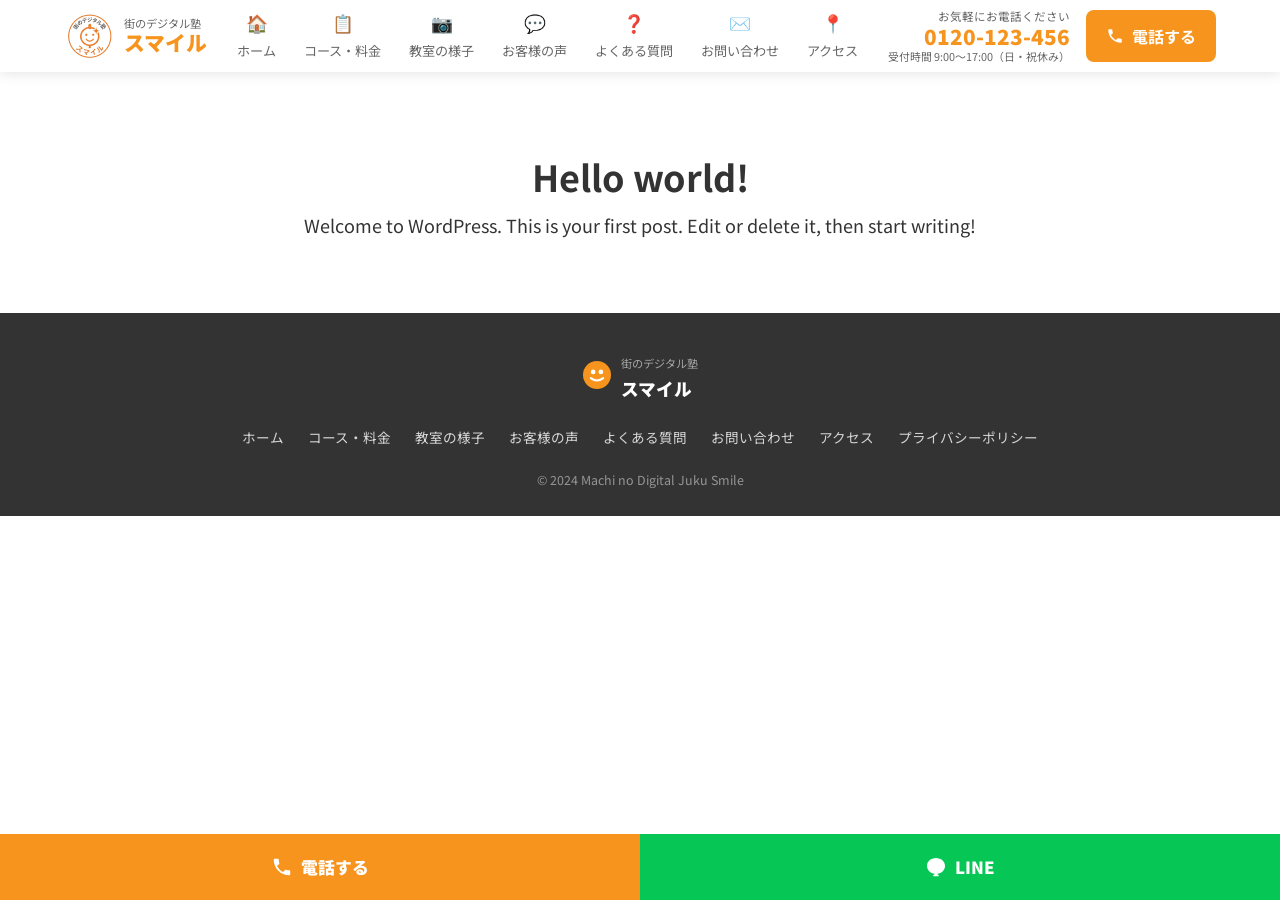
<file: author/admin/index.html>
<!DOCTYPE html>
<html lang="en-US">
<head><meta charset="UTF-8">
  
  <meta name="viewport" content="width=device-width, initial-scale=1.0">
  <title>admin – smile</title>
<meta name="robots" content="max-image-preview:large">
<link rel="dns-prefetch" href="//fonts.googleapis.com">
<link href="https://fonts.googleapis.com/" rel="preconnect">
<link href="https://fonts.gstatic.com/" crossorigin="anonymous" rel="preconnect">
<link rel="alternate" type="application/rss+xml" title="smile » Posts by admin Feed" href="https://sonosannworks.github.io/smile-wp/author/admin/feed/">
<style id="wp-img-auto-sizes-contain-inline-css">
img:is([sizes=auto i],[sizes^="auto," i]){contain-intrinsic-size:3000px 1500px}
/*# sourceURL=wp-img-auto-sizes-contain-inline-css */
</style>
<style id="wp-emoji-styles-inline-css">

	img.wp-smiley, img.emoji {
		display: inline !important;
		border: none !important;
		box-shadow: none !important;
		height: 1em !important;
		width: 1em !important;
		margin: 0 0.07em !important;
		vertical-align: -0.1em !important;
		background: none !important;
		padding: 0 !important;
	}
/*# sourceURL=wp-emoji-styles-inline-css */
</style>
<style id="wp-block-library-inline-css">
:root{--wp-block-synced-color:#7a00df;--wp-block-synced-color--rgb:122,0,223;--wp-bound-block-color:var(--wp-block-synced-color);--wp-editor-canvas-background:#ddd;--wp-admin-theme-color:#007cba;--wp-admin-theme-color--rgb:0,124,186;--wp-admin-theme-color-darker-10:#006ba1;--wp-admin-theme-color-darker-10--rgb:0,107,160.5;--wp-admin-theme-color-darker-20:#005a87;--wp-admin-theme-color-darker-20--rgb:0,90,135;--wp-admin-border-width-focus:2px}@media (min-resolution:192dpi){:root{--wp-admin-border-width-focus:1.5px}}.wp-element-button{cursor:pointer}:root .has-very-light-gray-background-color{background-color:#eee}:root .has-very-dark-gray-background-color{background-color:#313131}:root .has-very-light-gray-color{color:#eee}:root .has-very-dark-gray-color{color:#313131}:root .has-vivid-green-cyan-to-vivid-cyan-blue-gradient-background{background:linear-gradient(135deg,#00d084,#0693e3)}:root .has-purple-crush-gradient-background{background:linear-gradient(135deg,#34e2e4,#4721fb 50%,#ab1dfe)}:root .has-hazy-dawn-gradient-background{background:linear-gradient(135deg,#faaca8,#dad0ec)}:root .has-subdued-olive-gradient-background{background:linear-gradient(135deg,#fafae1,#67a671)}:root .has-atomic-cream-gradient-background{background:linear-gradient(135deg,#fdd79a,#004a59)}:root .has-nightshade-gradient-background{background:linear-gradient(135deg,#330968,#31cdcf)}:root .has-midnight-gradient-background{background:linear-gradient(135deg,#020381,#2874fc)}:root{--wp--preset--font-size--normal:16px;--wp--preset--font-size--huge:42px}.has-regular-font-size{font-size:1em}.has-larger-font-size{font-size:2.625em}.has-normal-font-size{font-size:var(--wp--preset--font-size--normal)}.has-huge-font-size{font-size:var(--wp--preset--font-size--huge)}:root .has-text-align-center{text-align:center}:root .has-text-align-left{text-align:left}:root .has-text-align-right{text-align:right}.has-fit-text{white-space:nowrap!important}#end-resizable-editor-section{display:none}.aligncenter{clear:both}.items-justified-left{justify-content:flex-start}.items-justified-center{justify-content:center}.items-justified-right{justify-content:flex-end}.items-justified-space-between{justify-content:space-between}.screen-reader-text{word-wrap:normal!important;border:0;clip-path:inset(50%);height:1px;margin:-1px;overflow:hidden;padding:0;position:absolute;width:1px}.screen-reader-text:focus{background-color:#ddd;clip-path:none;color:#444;display:block;font-size:1em;height:auto;left:5px;line-height:normal;padding:15px 23px 14px;text-decoration:none;top:5px;width:auto;z-index:100000}html :where(.has-border-color){border-style:solid}html :where([style*=border-color]){border-style:solid}html :where([style*=border-top-color]){border-top-style:solid}html :where([style*=border-right-color]){border-right-style:solid}html :where([style*=border-bottom-color]){border-bottom-style:solid}html :where([style*=border-left-color]){border-left-style:solid}html :where([style*=border-width]){border-style:solid}html :where([style*=border-top-width]){border-top-style:solid}html :where([style*=border-right-width]){border-right-style:solid}html :where([style*=border-bottom-width]){border-bottom-style:solid}html :where([style*=border-left-width]){border-left-style:solid}html :where(img[class*=wp-image-]){height:auto;max-width:100%}:where(figure){margin:0 0 1em}html :where(.is-position-sticky){--wp-admin--admin-bar--position-offset:var(--wp-admin--admin-bar--height,0px)}@media screen and (max-width:600px){html :where(.is-position-sticky){--wp-admin--admin-bar--position-offset:0px}}

/*# sourceURL=/wp-includes/css/dist/block-library/common.min.css */
</style>
<style id="wp-block-paragraph-inline-css">
.is-small-text{font-size:.875em}.is-regular-text{font-size:1em}.is-large-text{font-size:2.25em}.is-larger-text{font-size:3em}.has-drop-cap:not(:focus):first-letter{float:left;font-size:8.4em;font-style:normal;font-weight:100;line-height:.68;margin:.05em .1em 0 0;text-transform:uppercase}body.rtl .has-drop-cap:not(:focus):first-letter{float:none;margin-left:.1em}p.has-drop-cap.has-background{overflow:hidden}:root :where(p.has-background){padding:1.25em 2.375em}:where(p.has-text-color:not(.has-link-color)) a{color:inherit}p.has-text-align-left[style*="writing-mode:vertical-lr"],p.has-text-align-right[style*="writing-mode:vertical-rl"]{rotate:180deg}
/*# sourceURL=https://sonosannworks.github.io/smile-wp/wp-includes/blocks/paragraph/style.min.css */
</style>

<style id="classic-theme-styles-inline-css">
/*! This file is auto-generated */
.wp-block-button__link{color:#fff;background-color:#32373c;border-radius:9999px;box-shadow:none;text-decoration:none;padding:calc(.667em + 2px) calc(1.333em + 2px);font-size:1.125em}.wp-block-file__button{background:#32373c;color:#fff;text-decoration:none}
/*# sourceURL=/wp-includes/css/classic-themes.min.css */
</style>

<style id="global-styles-inline-css">
:root{--wp--preset--aspect-ratio--square: 1;--wp--preset--aspect-ratio--4-3: 4/3;--wp--preset--aspect-ratio--3-4: 3/4;--wp--preset--aspect-ratio--3-2: 3/2;--wp--preset--aspect-ratio--2-3: 2/3;--wp--preset--aspect-ratio--16-9: 16/9;--wp--preset--aspect-ratio--9-16: 9/16;--wp--preset--color--black: #000000;--wp--preset--color--cyan-bluish-gray: #abb8c3;--wp--preset--color--white: #ffffff;--wp--preset--color--pale-pink: #f78da7;--wp--preset--color--vivid-red: #cf2e2e;--wp--preset--color--luminous-vivid-orange: #ff6900;--wp--preset--color--luminous-vivid-amber: #fcb900;--wp--preset--color--light-green-cyan: #7bdcb5;--wp--preset--color--vivid-green-cyan: #00d084;--wp--preset--color--pale-cyan-blue: #8ed1fc;--wp--preset--color--vivid-cyan-blue: #0693e3;--wp--preset--color--vivid-purple: #9b51e0;--wp--preset--gradient--vivid-cyan-blue-to-vivid-purple: linear-gradient(135deg,rgb(6,147,227) 0%,rgb(155,81,224) 100%);--wp--preset--gradient--light-green-cyan-to-vivid-green-cyan: linear-gradient(135deg,rgb(122,220,180) 0%,rgb(0,208,130) 100%);--wp--preset--gradient--luminous-vivid-amber-to-luminous-vivid-orange: linear-gradient(135deg,rgb(252,185,0) 0%,rgb(255,105,0) 100%);--wp--preset--gradient--luminous-vivid-orange-to-vivid-red: linear-gradient(135deg,rgb(255,105,0) 0%,rgb(207,46,46) 100%);--wp--preset--gradient--very-light-gray-to-cyan-bluish-gray: linear-gradient(135deg,rgb(238,238,238) 0%,rgb(169,184,195) 100%);--wp--preset--gradient--cool-to-warm-spectrum: linear-gradient(135deg,rgb(74,234,220) 0%,rgb(151,120,209) 20%,rgb(207,42,186) 40%,rgb(238,44,130) 60%,rgb(251,105,98) 80%,rgb(254,248,76) 100%);--wp--preset--gradient--blush-light-purple: linear-gradient(135deg,rgb(255,206,236) 0%,rgb(152,150,240) 100%);--wp--preset--gradient--blush-bordeaux: linear-gradient(135deg,rgb(254,205,165) 0%,rgb(254,45,45) 50%,rgb(107,0,62) 100%);--wp--preset--gradient--luminous-dusk: linear-gradient(135deg,rgb(255,203,112) 0%,rgb(199,81,192) 50%,rgb(65,88,208) 100%);--wp--preset--gradient--pale-ocean: linear-gradient(135deg,rgb(255,245,203) 0%,rgb(182,227,212) 50%,rgb(51,167,181) 100%);--wp--preset--gradient--electric-grass: linear-gradient(135deg,rgb(202,248,128) 0%,rgb(113,206,126) 100%);--wp--preset--gradient--midnight: linear-gradient(135deg,rgb(2,3,129) 0%,rgb(40,116,252) 100%);--wp--preset--font-size--small: 13px;--wp--preset--font-size--medium: 20px;--wp--preset--font-size--large: 36px;--wp--preset--font-size--x-large: 42px;--wp--preset--spacing--20: 0.44rem;--wp--preset--spacing--30: 0.67rem;--wp--preset--spacing--40: 1rem;--wp--preset--spacing--50: 1.5rem;--wp--preset--spacing--60: 2.25rem;--wp--preset--spacing--70: 3.38rem;--wp--preset--spacing--80: 5.06rem;--wp--preset--shadow--natural: 6px 6px 9px rgba(0, 0, 0, 0.2);--wp--preset--shadow--deep: 12px 12px 50px rgba(0, 0, 0, 0.4);--wp--preset--shadow--sharp: 6px 6px 0px rgba(0, 0, 0, 0.2);--wp--preset--shadow--outlined: 6px 6px 0px -3px rgb(255, 255, 255), 6px 6px rgb(0, 0, 0);--wp--preset--shadow--crisp: 6px 6px 0px rgb(0, 0, 0);}:where(body) { margin: 0; }:where(.is-layout-flex){gap: 0.5em;}:where(.is-layout-grid){gap: 0.5em;}body .is-layout-flex{display: flex;}.is-layout-flex{flex-wrap: wrap;align-items: center;}.is-layout-flex > :is(*, div){margin: 0;}body .is-layout-grid{display: grid;}.is-layout-grid > :is(*, div){margin: 0;}body{padding-top: 0px;padding-right: 0px;padding-bottom: 0px;padding-left: 0px;}:root :where(.wp-element-button, .wp-block-button__link){background-color: #32373c;border-width: 0;color: #fff;font-family: inherit;font-size: inherit;font-style: inherit;font-weight: inherit;letter-spacing: inherit;line-height: inherit;padding-top: calc(0.667em + 2px);padding-right: calc(1.333em + 2px);padding-bottom: calc(0.667em + 2px);padding-left: calc(1.333em + 2px);text-decoration: none;text-transform: inherit;}.has-black-color{color: var(--wp--preset--color--black) !important;}.has-cyan-bluish-gray-color{color: var(--wp--preset--color--cyan-bluish-gray) !important;}.has-white-color{color: var(--wp--preset--color--white) !important;}.has-pale-pink-color{color: var(--wp--preset--color--pale-pink) !important;}.has-vivid-red-color{color: var(--wp--preset--color--vivid-red) !important;}.has-luminous-vivid-orange-color{color: var(--wp--preset--color--luminous-vivid-orange) !important;}.has-luminous-vivid-amber-color{color: var(--wp--preset--color--luminous-vivid-amber) !important;}.has-light-green-cyan-color{color: var(--wp--preset--color--light-green-cyan) !important;}.has-vivid-green-cyan-color{color: var(--wp--preset--color--vivid-green-cyan) !important;}.has-pale-cyan-blue-color{color: var(--wp--preset--color--pale-cyan-blue) !important;}.has-vivid-cyan-blue-color{color: var(--wp--preset--color--vivid-cyan-blue) !important;}.has-vivid-purple-color{color: var(--wp--preset--color--vivid-purple) !important;}.has-black-background-color{background-color: var(--wp--preset--color--black) !important;}.has-cyan-bluish-gray-background-color{background-color: var(--wp--preset--color--cyan-bluish-gray) !important;}.has-white-background-color{background-color: var(--wp--preset--color--white) !important;}.has-pale-pink-background-color{background-color: var(--wp--preset--color--pale-pink) !important;}.has-vivid-red-background-color{background-color: var(--wp--preset--color--vivid-red) !important;}.has-luminous-vivid-orange-background-color{background-color: var(--wp--preset--color--luminous-vivid-orange) !important;}.has-luminous-vivid-amber-background-color{background-color: var(--wp--preset--color--luminous-vivid-amber) !important;}.has-light-green-cyan-background-color{background-color: var(--wp--preset--color--light-green-cyan) !important;}.has-vivid-green-cyan-background-color{background-color: var(--wp--preset--color--vivid-green-cyan) !important;}.has-pale-cyan-blue-background-color{background-color: var(--wp--preset--color--pale-cyan-blue) !important;}.has-vivid-cyan-blue-background-color{background-color: var(--wp--preset--color--vivid-cyan-blue) !important;}.has-vivid-purple-background-color{background-color: var(--wp--preset--color--vivid-purple) !important;}.has-black-border-color{border-color: var(--wp--preset--color--black) !important;}.has-cyan-bluish-gray-border-color{border-color: var(--wp--preset--color--cyan-bluish-gray) !important;}.has-white-border-color{border-color: var(--wp--preset--color--white) !important;}.has-pale-pink-border-color{border-color: var(--wp--preset--color--pale-pink) !important;}.has-vivid-red-border-color{border-color: var(--wp--preset--color--vivid-red) !important;}.has-luminous-vivid-orange-border-color{border-color: var(--wp--preset--color--luminous-vivid-orange) !important;}.has-luminous-vivid-amber-border-color{border-color: var(--wp--preset--color--luminous-vivid-amber) !important;}.has-light-green-cyan-border-color{border-color: var(--wp--preset--color--light-green-cyan) !important;}.has-vivid-green-cyan-border-color{border-color: var(--wp--preset--color--vivid-green-cyan) !important;}.has-pale-cyan-blue-border-color{border-color: var(--wp--preset--color--pale-cyan-blue) !important;}.has-vivid-cyan-blue-border-color{border-color: var(--wp--preset--color--vivid-cyan-blue) !important;}.has-vivid-purple-border-color{border-color: var(--wp--preset--color--vivid-purple) !important;}.has-vivid-cyan-blue-to-vivid-purple-gradient-background{background: var(--wp--preset--gradient--vivid-cyan-blue-to-vivid-purple) !important;}.has-light-green-cyan-to-vivid-green-cyan-gradient-background{background: var(--wp--preset--gradient--light-green-cyan-to-vivid-green-cyan) !important;}.has-luminous-vivid-amber-to-luminous-vivid-orange-gradient-background{background: var(--wp--preset--gradient--luminous-vivid-amber-to-luminous-vivid-orange) !important;}.has-luminous-vivid-orange-to-vivid-red-gradient-background{background: var(--wp--preset--gradient--luminous-vivid-orange-to-vivid-red) !important;}.has-very-light-gray-to-cyan-bluish-gray-gradient-background{background: var(--wp--preset--gradient--very-light-gray-to-cyan-bluish-gray) !important;}.has-cool-to-warm-spectrum-gradient-background{background: var(--wp--preset--gradient--cool-to-warm-spectrum) !important;}.has-blush-light-purple-gradient-background{background: var(--wp--preset--gradient--blush-light-purple) !important;}.has-blush-bordeaux-gradient-background{background: var(--wp--preset--gradient--blush-bordeaux) !important;}.has-luminous-dusk-gradient-background{background: var(--wp--preset--gradient--luminous-dusk) !important;}.has-pale-ocean-gradient-background{background: var(--wp--preset--gradient--pale-ocean) !important;}.has-electric-grass-gradient-background{background: var(--wp--preset--gradient--electric-grass) !important;}.has-midnight-gradient-background{background: var(--wp--preset--gradient--midnight) !important;}.has-small-font-size{font-size: var(--wp--preset--font-size--small) !important;}.has-medium-font-size{font-size: var(--wp--preset--font-size--medium) !important;}.has-large-font-size{font-size: var(--wp--preset--font-size--large) !important;}.has-x-large-font-size{font-size: var(--wp--preset--font-size--x-large) !important;}
/*# sourceURL=global-styles-inline-css */
</style>

<link rel="stylesheet" id="google-fonts-css" href="https://fonts.googleapis.com/css2?family=Noto+Sans+JP:wght@400;500;700;900&amp;display=swap" media="all">
<link rel="stylesheet" id="smile-style-css" href="https://sonosannworks.github.io/smile-wp/wp-content/themes/smile/style.css?ver=1.0.0" media="all">
<link rel="https://api.w.org/" href="https://sonosannworks.github.io/smile-wp/wp-json/"><link rel="alternate" title="JSON" type="application/json" href="https://sonosannworks.github.io/smile-wp/wp-json/wp/v2/users/1"><link rel="EditURI" type="application/rsd+xml" title="RSD" href="https://sonosannworks.github.io/smile-wp/xmlrpc.php?rsd">
<meta name="generator" content="WordPress 7.0">
</head>
<body class="archive author author-admin author-1 wp-theme-smile">

<!-- ========== HEADER ========== -->
<header class="header" id="header">
  <div class="header__inner">
    <a href="https://sonosannworks.github.io/smile-wp/" class="header__logo">
      <img src="https://sonosannworks.github.io/smile-wp/wp-content/themes/smile/images/logo-1.png" alt="街のデジタル塾スマイル ロゴ" class="header__logo-img">
      <div class="header__logo-text">
        <span class="header__logo-sub">街のデジタル塾</span>
        <span class="header__logo-main">スマイル</span>
      </div>
    </a>

    <nav class="header__nav" id="nav">
      <ul class="header__nav-list">
        <li><a href="https://sonosannworks.github.io/smile-wp/" class="header__nav-link">
          <span class="header__nav-icon">🏠</span>ホーム
        </a></li>
        <li><a href="https://sonosannworks.github.io/smile-wp/#courses" class="header__nav-link">
          <span class="header__nav-icon">📋</span>コース・料金
        </a></li>
        <li><a href="https://sonosannworks.github.io/smile-wp/#classroom" class="header__nav-link">
          <span class="header__nav-icon">📷</span>教室の様子
        </a></li>
        <li><a href="https://sonosannworks.github.io/smile-wp/voices/" class="header__nav-link">
          <span class="header__nav-icon">💬</span>お客様の声
        </a></li>
        <li><a href="https://sonosannworks.github.io/smile-wp/#faq" class="header__nav-link">
          <span class="header__nav-icon">❓</span>よくある質問
        </a></li>
        <li><a href="https://sonosannworks.github.io/smile-wp/#contact" class="header__nav-link">
          <span class="header__nav-icon">✉️</span>お問い合わせ
        </a></li>
        <li><a href="https://sonosannworks.github.io/smile-wp/access/" class="header__nav-link">
          <span class="header__nav-icon">📍</span>アクセス
        </a></li>
      </ul>
    </nav>

    <div class="header__tel">
      <p class="header__tel-label">お気軽にお電話ください</p>
      <a href="tel:0120123456" class="header__tel-number">0120-123-456</a>
      <p class="header__tel-hours">受付時間 9:00〜17:00（日・祝休み）</p>
    </div>

    <a href="tel:0120123456" class="btn-tel-header">
      <svg width="18" height="18" viewbox="0 0 24 24" fill="white"><path d="M6.6 10.8c1.4 2.8 3.8 5.1 6.6 6.6l2.2-2.2c.3-.3.7-.4 1-.2 1.1.4 2.3.6 3.6.6.6 0 1 .4 1 1V20c0 .6-.4 1-1 1-9.4 0-17-7.6-17-17 0-.6.4-1 1-1h3.5c.6 0 1 .4 1 1 0 1.3.2 2.5.6 3.6.1.3 0 .7-.2 1L6.6 10.8z"></path></svg>
      電話する
    </a>

    <button class="hamburger" id="hamburger" aria-label="メニューを開く">
      <span></span><span></span><span></span>
    </button>
  </div>
</header>

<!-- Mobile Nav Overlay -->
<div class="nav-overlay" id="navOverlay"></div>
<nav class="mobile-nav" id="mobileNav">
  <button class="mobile-nav__close" id="mobileNavClose">✕</button>
  <ul>
    <li><a href="https://sonosannworks.github.io/smile-wp/" onclick="closeMobileNav()">🏠 ホーム</a></li>
    <li><a href="https://sonosannworks.github.io/smile-wp/#courses" onclick="closeMobileNav()">📋 コース・料金</a></li>
    <li><a href="https://sonosannworks.github.io/smile-wp/#classroom" onclick="closeMobileNav()">📷 教室の様子</a></li>
    <li><a href="https://sonosannworks.github.io/smile-wp/voices/" onclick="closeMobileNav()">💬 お客様の声</a></li>
    <li><a href="https://sonosannworks.github.io/smile-wp/#faq" onclick="closeMobileNav()">❓ よくある質問</a></li>
    <li><a href="https://sonosannworks.github.io/smile-wp/#contact" onclick="closeMobileNav()">✉️ お問い合わせ</a></li>
    <li><a href="https://sonosannworks.github.io/smile-wp/access/" onclick="closeMobileNav()">📍 アクセス</a></li>
  </ul>
  <div class="mobile-nav__cta">
    <a href="tel:0120123456" class="btn-tel-mobile">
      <svg width="20" height="20" viewbox="0 0 24 24" fill="white"><path d="M6.6 10.8c1.4 2.8 3.8 5.1 6.6 6.6l2.2-2.2c.3-.3.7-.4 1-.2 1.1.4 2.3.6 3.6.6.6 0 1 .4 1 1V20c0 .6-.4 1-1 1-9.4 0-17-7.6-17-17 0-.6.4-1 1-1h3.5c.6 0 1 .4 1 1 0 1.3.2 2.5.6 3.6.1.3 0 .7-.2 1L6.6 10.8z"></path></svg>
      0120-123-456
    </a>
    <a href="https://line.me/" class="btn-line-mobile">
      <svg width="22" height="22" viewbox="0 0 44 44" fill="white"><path d="M22 4C12.06 4 4 11.16 4 19.9c0 7.9 6.61 14.52 15.57 15.72l-3.38 4.03c-.22.26-.05.65.27.65h11.08c.32 0 .49-.39.27-.65l-3.38-4.03C33.39 34.42 40 27.8 40 19.9 40 11.16 31.94 4 22 4zm-6 18.5a1.5 1.5 0 110-3 1.5 1.5 0 010 3zm6 0a1.5 1.5 0 110-3 1.5 1.5 0 010 3zm6 0a1.5 1.5 0 110-3 1.5 1.5 0 010 3z"></path></svg>
      友だち追加する
    </a>
  </div>
</nav>

<main>
  <div class="container" style="padding: 72px 24px; text-align: center;">
    <h1>Hello world!</h1>
    <div>
<p class="wp-block-paragraph">Welcome to WordPress. This is your first post. Edit or delete it, then start writing!</p>
</div>
  </div>
</main>

<!-- ========== FOOTER ========== -->
<footer class="footer">
  <div class="footer__inner">
    <div class="footer__logo">
      <div class="footer__logo-icon">
        <svg width="28" height="28" viewbox="0 0 36 36" fill="none"><circle cx="18" cy="18" r="18" fill="#F7941D"></circle><circle cx="13" cy="14" r="3" fill="white"></circle><circle cx="23" cy="14" r="3" fill="white"></circle><path d="M10 22 Q18 28 26 22" stroke="white" stroke-width="2.5" stroke-linecap="round" fill="none"></path></svg>
      </div>
      <div>
        <span class="footer__logo-sub">街のデジタル塾</span>
        <span class="footer__logo-main">スマイル</span>
      </div>
    </div>
    <nav class="footer__nav">
      <a href="https://sonosannworks.github.io/smile-wp/">ホーム</a>
      <a href="https://sonosannworks.github.io/smile-wp/#courses">コース・料金</a>
      <a href="https://sonosannworks.github.io/smile-wp/#classroom">教室の様子</a>
      <a href="https://sonosannworks.github.io/smile-wp/voices/">お客様の声</a>
      <a href="https://sonosannworks.github.io/smile-wp/#faq">よくある質問</a>
      <a href="https://sonosannworks.github.io/smile-wp/#contact">お問い合わせ</a>
      <a href="https://sonosannworks.github.io/smile-wp/access/">アクセス</a>
      <a href="https://sonosannworks.github.io/smile-wp/?page_id=3">プライバシーポリシー</a>
    </nav>
    <p class="footer__copy">© 2024 Machi no Digital Juku Smile</p>
  </div>
</footer>

<!-- Float CTA (mobile) -->
<div class="float-cta" id="floatCta">
  <a href="tel:0120123456" class="float-cta__tel">
    <svg width="22" height="22" viewbox="0 0 24 24" fill="white"><path d="M6.6 10.8c1.4 2.8 3.8 5.1 6.6 6.6l2.2-2.2c.3-.3.7-.4 1-.2 1.1.4 2.3.6 3.6.6.6 0 1 .4 1 1V20c0 .6-.4 1-1 1-9.4 0-17-7.6-17-17 0-.6.4-1 1-1h3.5c.6 0 1 .4 1 1 0 1.3.2 2.5.6 3.6.1.3 0 .7-.2 1L6.6 10.8z"></path></svg>
    電話する
  </a>
  <a href="https://line.me/" class="float-cta__line">
    <svg width="22" height="22" viewbox="0 0 44 44" fill="white"><path d="M22 4C12.06 4 4 11.16 4 19.9c0 7.9 6.61 14.52 15.57 15.72l-3.38 4.03c-.22.26-.05.65.27.65h11.08c.32 0 .49-.39.27-.65l-3.38-4.03C33.39 34.42 40 27.8 40 19.9 40 11.16 31.94 4 22 4z"></path></svg>
    LINE
  </a>
</div>

<script type="speculationrules">
{"prefetch":[{"source":"document","where":{"and":[{"href_matches":"/*"},{"not":{"href_matches":["/wp-*.php","/wp-admin/*","/wp-content/uploads/*","/wp-content/*","/wp-content/plugins/*","/wp-content/themes/smile/*","/*\\?(.+)"]}},{"not":{"selector_matches":"a[rel~=\"nofollow\"]"}},{"not":{"selector_matches":".no-prefetch, .no-prefetch a"}}]},"eagerness":"conservative"}]}
</script>
<script id="smile-script-js" src="https://sonosannworks.github.io/smile-wp/wp-content/themes/smile/js/script.js?ver=1.0.0"></script>
<script id="wp-emoji-settings" type="application/json">
{"baseUrl":"https://s.w.org/images/core/emoji/17.0.2/72x72/","ext":".png","svgUrl":"https://s.w.org/images/core/emoji/17.0.2/svg/","svgExt":".svg","source":{"concatemoji":"https://sonosannworks.github.io/smile-wp/wp-includes/js/wp-emoji-release.min.js?ver=7.0"}}
</script>
<script type="module">
/*! This file is auto-generated */
const a=JSON.parse(document.getElementById("wp-emoji-settings").textContent),o=(window._wpemojiSettings=a,"wpEmojiSettingsSupports"),s=["flag","emoji"];function i(e){try{var t={supportTests:e,timestamp:(new Date).valueOf()};sessionStorage.setItem(o,JSON.stringify(t))}catch(e){}}function c(e,t,n){e.clearRect(0,0,e.canvas.width,e.canvas.height),e.fillText(t,0,0);t=new Uint32Array(e.getImageData(0,0,e.canvas.width,e.canvas.height).data);e.clearRect(0,0,e.canvas.width,e.canvas.height),e.fillText(n,0,0);const a=new Uint32Array(e.getImageData(0,0,e.canvas.width,e.canvas.height).data);return t.every((e,t)=>e===a[t])}function p(e,t){e.clearRect(0,0,e.canvas.width,e.canvas.height),e.fillText(t,0,0);var n=e.getImageData(16,16,1,1);for(let e=0;e<n.data.length;e++)if(0!==n.data[e])return!1;return!0}function u(e,t,n,a){switch(t){case"flag":return n(e,"\ud83c\udff3\ufe0f\u200d\u26a7\ufe0f","\ud83c\udff3\ufe0f\u200b\u26a7\ufe0f")?!1:!n(e,"\ud83c\udde8\ud83c\uddf6","\ud83c\udde8\u200b\ud83c\uddf6")&&!n(e,"\ud83c\udff4\udb40\udc67\udb40\udc62\udb40\udc65\udb40\udc6e\udb40\udc67\udb40\udc7f","\ud83c\udff4\u200b\udb40\udc67\u200b\udb40\udc62\u200b\udb40\udc65\u200b\udb40\udc6e\u200b\udb40\udc67\u200b\udb40\udc7f");case"emoji":return!a(e,"\ud83e\u1fac8")}return!1}function f(e,t,n,a){let r;const o=(r="undefined"!=typeof WorkerGlobalScope&&self instanceof WorkerGlobalScope?new OffscreenCanvas(300,150):document.createElement("canvas")).getContext("2d",{willReadFrequently:!0}),s=(o.textBaseline="top",o.font="600 32px Arial",{});return e.forEach(e=>{s[e]=t(o,e,n,a)}),s}function r(e){var t=document.createElement("script");t.src=e,t.defer=!0,document.head.appendChild(t)}a.supports={everything:!0,everythingExceptFlag:!0},new Promise(t=>{let n=function(){try{var e=JSON.parse(sessionStorage.getItem(o));if("object"==typeof e&&"number"==typeof e.timestamp&&(new Date).valueOf()<e.timestamp+604800&&"object"==typeof e.supportTests)return e.supportTests}catch(e){}return null}();if(!n){if("undefined"!=typeof Worker&&"undefined"!=typeof OffscreenCanvas&&"undefined"!=typeof URL&&URL.createObjectURL&&"undefined"!=typeof Blob)try{var e="postMessage("+f.toString()+"("+[JSON.stringify(s),u.toString(),c.toString(),p.toString()].join(",")+"));",a=new Blob([e],{type:"text/javascript"});const r=new Worker(URL.createObjectURL(a),{name:"wpTestEmojiSupports"});return void(r.onmessage=e=>{i(n=e.data),r.terminate(),t(n)})}catch(e){}i(n=f(s,u,c,p))}t(n)}).then(e=>{for(const n in e)a.supports[n]=e[n],a.supports.everything=a.supports.everything&&a.supports[n],"flag"!==n&&(a.supports.everythingExceptFlag=a.supports.everythingExceptFlag&&a.supports[n]);var t;a.supports.everythingExceptFlag=a.supports.everythingExceptFlag&&!a.supports.flag,a.supports.everything||((t=a.source||{}).concatemoji?r(t.concatemoji):t.wpemoji&&t.twemoji&&(r(t.twemoji),r(t.wpemoji)))});
//# sourceURL=https://sonosannworks.github.io/smile-wp/wp-includes/js/wp-emoji-loader.min.js
</script>
</body>
</html>
</file>
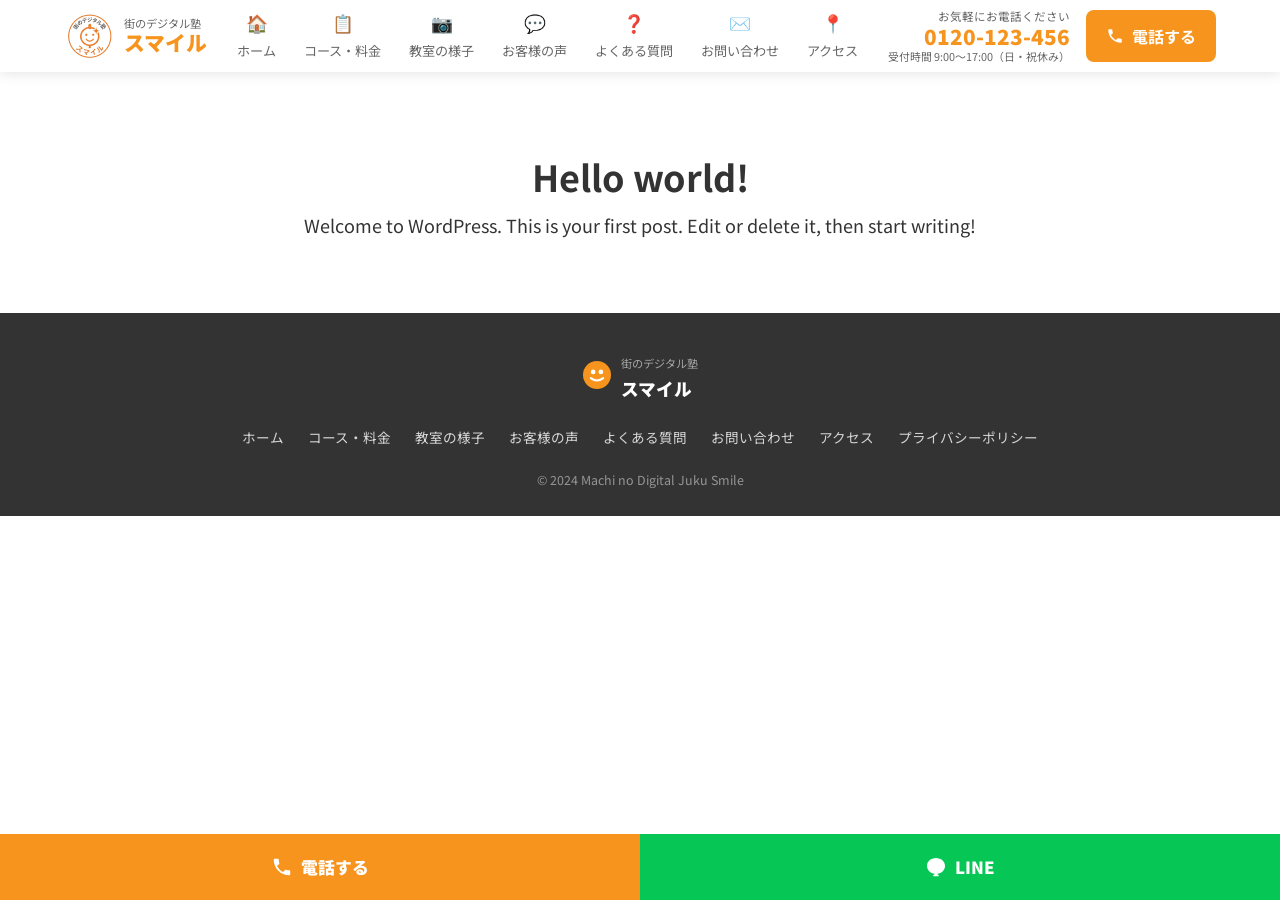
<file: category/uncategorized/index.html>
<!DOCTYPE html>
<html lang="en-US">
<head><meta charset="UTF-8">
  
  <meta name="viewport" content="width=device-width, initial-scale=1.0">
  <title>Uncategorized – smile</title>
<meta name="robots" content="max-image-preview:large">
<link rel="dns-prefetch" href="//fonts.googleapis.com">
<link href="https://fonts.googleapis.com/" rel="preconnect">
<link href="https://fonts.gstatic.com/" crossorigin="anonymous" rel="preconnect">
<link rel="alternate" type="application/rss+xml" title="smile » Uncategorized Category Feed" href="https://sonosannworks.github.io/smile-wp/category/uncategorized/feed/">
<style id="wp-img-auto-sizes-contain-inline-css">
img:is([sizes=auto i],[sizes^="auto," i]){contain-intrinsic-size:3000px 1500px}
/*# sourceURL=wp-img-auto-sizes-contain-inline-css */
</style>
<style id="wp-emoji-styles-inline-css">

	img.wp-smiley, img.emoji {
		display: inline !important;
		border: none !important;
		box-shadow: none !important;
		height: 1em !important;
		width: 1em !important;
		margin: 0 0.07em !important;
		vertical-align: -0.1em !important;
		background: none !important;
		padding: 0 !important;
	}
/*# sourceURL=wp-emoji-styles-inline-css */
</style>
<style id="wp-block-library-inline-css">
:root{--wp-block-synced-color:#7a00df;--wp-block-synced-color--rgb:122,0,223;--wp-bound-block-color:var(--wp-block-synced-color);--wp-editor-canvas-background:#ddd;--wp-admin-theme-color:#007cba;--wp-admin-theme-color--rgb:0,124,186;--wp-admin-theme-color-darker-10:#006ba1;--wp-admin-theme-color-darker-10--rgb:0,107,160.5;--wp-admin-theme-color-darker-20:#005a87;--wp-admin-theme-color-darker-20--rgb:0,90,135;--wp-admin-border-width-focus:2px}@media (min-resolution:192dpi){:root{--wp-admin-border-width-focus:1.5px}}.wp-element-button{cursor:pointer}:root .has-very-light-gray-background-color{background-color:#eee}:root .has-very-dark-gray-background-color{background-color:#313131}:root .has-very-light-gray-color{color:#eee}:root .has-very-dark-gray-color{color:#313131}:root .has-vivid-green-cyan-to-vivid-cyan-blue-gradient-background{background:linear-gradient(135deg,#00d084,#0693e3)}:root .has-purple-crush-gradient-background{background:linear-gradient(135deg,#34e2e4,#4721fb 50%,#ab1dfe)}:root .has-hazy-dawn-gradient-background{background:linear-gradient(135deg,#faaca8,#dad0ec)}:root .has-subdued-olive-gradient-background{background:linear-gradient(135deg,#fafae1,#67a671)}:root .has-atomic-cream-gradient-background{background:linear-gradient(135deg,#fdd79a,#004a59)}:root .has-nightshade-gradient-background{background:linear-gradient(135deg,#330968,#31cdcf)}:root .has-midnight-gradient-background{background:linear-gradient(135deg,#020381,#2874fc)}:root{--wp--preset--font-size--normal:16px;--wp--preset--font-size--huge:42px}.has-regular-font-size{font-size:1em}.has-larger-font-size{font-size:2.625em}.has-normal-font-size{font-size:var(--wp--preset--font-size--normal)}.has-huge-font-size{font-size:var(--wp--preset--font-size--huge)}:root .has-text-align-center{text-align:center}:root .has-text-align-left{text-align:left}:root .has-text-align-right{text-align:right}.has-fit-text{white-space:nowrap!important}#end-resizable-editor-section{display:none}.aligncenter{clear:both}.items-justified-left{justify-content:flex-start}.items-justified-center{justify-content:center}.items-justified-right{justify-content:flex-end}.items-justified-space-between{justify-content:space-between}.screen-reader-text{word-wrap:normal!important;border:0;clip-path:inset(50%);height:1px;margin:-1px;overflow:hidden;padding:0;position:absolute;width:1px}.screen-reader-text:focus{background-color:#ddd;clip-path:none;color:#444;display:block;font-size:1em;height:auto;left:5px;line-height:normal;padding:15px 23px 14px;text-decoration:none;top:5px;width:auto;z-index:100000}html :where(.has-border-color){border-style:solid}html :where([style*=border-color]){border-style:solid}html :where([style*=border-top-color]){border-top-style:solid}html :where([style*=border-right-color]){border-right-style:solid}html :where([style*=border-bottom-color]){border-bottom-style:solid}html :where([style*=border-left-color]){border-left-style:solid}html :where([style*=border-width]){border-style:solid}html :where([style*=border-top-width]){border-top-style:solid}html :where([style*=border-right-width]){border-right-style:solid}html :where([style*=border-bottom-width]){border-bottom-style:solid}html :where([style*=border-left-width]){border-left-style:solid}html :where(img[class*=wp-image-]){height:auto;max-width:100%}:where(figure){margin:0 0 1em}html :where(.is-position-sticky){--wp-admin--admin-bar--position-offset:var(--wp-admin--admin-bar--height,0px)}@media screen and (max-width:600px){html :where(.is-position-sticky){--wp-admin--admin-bar--position-offset:0px}}

/*# sourceURL=/wp-includes/css/dist/block-library/common.min.css */
</style>
<style id="wp-block-paragraph-inline-css">
.is-small-text{font-size:.875em}.is-regular-text{font-size:1em}.is-large-text{font-size:2.25em}.is-larger-text{font-size:3em}.has-drop-cap:not(:focus):first-letter{float:left;font-size:8.4em;font-style:normal;font-weight:100;line-height:.68;margin:.05em .1em 0 0;text-transform:uppercase}body.rtl .has-drop-cap:not(:focus):first-letter{float:none;margin-left:.1em}p.has-drop-cap.has-background{overflow:hidden}:root :where(p.has-background){padding:1.25em 2.375em}:where(p.has-text-color:not(.has-link-color)) a{color:inherit}p.has-text-align-left[style*="writing-mode:vertical-lr"],p.has-text-align-right[style*="writing-mode:vertical-rl"]{rotate:180deg}
/*# sourceURL=https://sonosannworks.github.io/smile-wp/wp-includes/blocks/paragraph/style.min.css */
</style>

<style id="classic-theme-styles-inline-css">
/*! This file is auto-generated */
.wp-block-button__link{color:#fff;background-color:#32373c;border-radius:9999px;box-shadow:none;text-decoration:none;padding:calc(.667em + 2px) calc(1.333em + 2px);font-size:1.125em}.wp-block-file__button{background:#32373c;color:#fff;text-decoration:none}
/*# sourceURL=/wp-includes/css/classic-themes.min.css */
</style>

<style id="global-styles-inline-css">
:root{--wp--preset--aspect-ratio--square: 1;--wp--preset--aspect-ratio--4-3: 4/3;--wp--preset--aspect-ratio--3-4: 3/4;--wp--preset--aspect-ratio--3-2: 3/2;--wp--preset--aspect-ratio--2-3: 2/3;--wp--preset--aspect-ratio--16-9: 16/9;--wp--preset--aspect-ratio--9-16: 9/16;--wp--preset--color--black: #000000;--wp--preset--color--cyan-bluish-gray: #abb8c3;--wp--preset--color--white: #ffffff;--wp--preset--color--pale-pink: #f78da7;--wp--preset--color--vivid-red: #cf2e2e;--wp--preset--color--luminous-vivid-orange: #ff6900;--wp--preset--color--luminous-vivid-amber: #fcb900;--wp--preset--color--light-green-cyan: #7bdcb5;--wp--preset--color--vivid-green-cyan: #00d084;--wp--preset--color--pale-cyan-blue: #8ed1fc;--wp--preset--color--vivid-cyan-blue: #0693e3;--wp--preset--color--vivid-purple: #9b51e0;--wp--preset--gradient--vivid-cyan-blue-to-vivid-purple: linear-gradient(135deg,rgb(6,147,227) 0%,rgb(155,81,224) 100%);--wp--preset--gradient--light-green-cyan-to-vivid-green-cyan: linear-gradient(135deg,rgb(122,220,180) 0%,rgb(0,208,130) 100%);--wp--preset--gradient--luminous-vivid-amber-to-luminous-vivid-orange: linear-gradient(135deg,rgb(252,185,0) 0%,rgb(255,105,0) 100%);--wp--preset--gradient--luminous-vivid-orange-to-vivid-red: linear-gradient(135deg,rgb(255,105,0) 0%,rgb(207,46,46) 100%);--wp--preset--gradient--very-light-gray-to-cyan-bluish-gray: linear-gradient(135deg,rgb(238,238,238) 0%,rgb(169,184,195) 100%);--wp--preset--gradient--cool-to-warm-spectrum: linear-gradient(135deg,rgb(74,234,220) 0%,rgb(151,120,209) 20%,rgb(207,42,186) 40%,rgb(238,44,130) 60%,rgb(251,105,98) 80%,rgb(254,248,76) 100%);--wp--preset--gradient--blush-light-purple: linear-gradient(135deg,rgb(255,206,236) 0%,rgb(152,150,240) 100%);--wp--preset--gradient--blush-bordeaux: linear-gradient(135deg,rgb(254,205,165) 0%,rgb(254,45,45) 50%,rgb(107,0,62) 100%);--wp--preset--gradient--luminous-dusk: linear-gradient(135deg,rgb(255,203,112) 0%,rgb(199,81,192) 50%,rgb(65,88,208) 100%);--wp--preset--gradient--pale-ocean: linear-gradient(135deg,rgb(255,245,203) 0%,rgb(182,227,212) 50%,rgb(51,167,181) 100%);--wp--preset--gradient--electric-grass: linear-gradient(135deg,rgb(202,248,128) 0%,rgb(113,206,126) 100%);--wp--preset--gradient--midnight: linear-gradient(135deg,rgb(2,3,129) 0%,rgb(40,116,252) 100%);--wp--preset--font-size--small: 13px;--wp--preset--font-size--medium: 20px;--wp--preset--font-size--large: 36px;--wp--preset--font-size--x-large: 42px;--wp--preset--spacing--20: 0.44rem;--wp--preset--spacing--30: 0.67rem;--wp--preset--spacing--40: 1rem;--wp--preset--spacing--50: 1.5rem;--wp--preset--spacing--60: 2.25rem;--wp--preset--spacing--70: 3.38rem;--wp--preset--spacing--80: 5.06rem;--wp--preset--shadow--natural: 6px 6px 9px rgba(0, 0, 0, 0.2);--wp--preset--shadow--deep: 12px 12px 50px rgba(0, 0, 0, 0.4);--wp--preset--shadow--sharp: 6px 6px 0px rgba(0, 0, 0, 0.2);--wp--preset--shadow--outlined: 6px 6px 0px -3px rgb(255, 255, 255), 6px 6px rgb(0, 0, 0);--wp--preset--shadow--crisp: 6px 6px 0px rgb(0, 0, 0);}:where(body) { margin: 0; }:where(.is-layout-flex){gap: 0.5em;}:where(.is-layout-grid){gap: 0.5em;}body .is-layout-flex{display: flex;}.is-layout-flex{flex-wrap: wrap;align-items: center;}.is-layout-flex > :is(*, div){margin: 0;}body .is-layout-grid{display: grid;}.is-layout-grid > :is(*, div){margin: 0;}body{padding-top: 0px;padding-right: 0px;padding-bottom: 0px;padding-left: 0px;}:root :where(.wp-element-button, .wp-block-button__link){background-color: #32373c;border-width: 0;color: #fff;font-family: inherit;font-size: inherit;font-style: inherit;font-weight: inherit;letter-spacing: inherit;line-height: inherit;padding-top: calc(0.667em + 2px);padding-right: calc(1.333em + 2px);padding-bottom: calc(0.667em + 2px);padding-left: calc(1.333em + 2px);text-decoration: none;text-transform: inherit;}.has-black-color{color: var(--wp--preset--color--black) !important;}.has-cyan-bluish-gray-color{color: var(--wp--preset--color--cyan-bluish-gray) !important;}.has-white-color{color: var(--wp--preset--color--white) !important;}.has-pale-pink-color{color: var(--wp--preset--color--pale-pink) !important;}.has-vivid-red-color{color: var(--wp--preset--color--vivid-red) !important;}.has-luminous-vivid-orange-color{color: var(--wp--preset--color--luminous-vivid-orange) !important;}.has-luminous-vivid-amber-color{color: var(--wp--preset--color--luminous-vivid-amber) !important;}.has-light-green-cyan-color{color: var(--wp--preset--color--light-green-cyan) !important;}.has-vivid-green-cyan-color{color: var(--wp--preset--color--vivid-green-cyan) !important;}.has-pale-cyan-blue-color{color: var(--wp--preset--color--pale-cyan-blue) !important;}.has-vivid-cyan-blue-color{color: var(--wp--preset--color--vivid-cyan-blue) !important;}.has-vivid-purple-color{color: var(--wp--preset--color--vivid-purple) !important;}.has-black-background-color{background-color: var(--wp--preset--color--black) !important;}.has-cyan-bluish-gray-background-color{background-color: var(--wp--preset--color--cyan-bluish-gray) !important;}.has-white-background-color{background-color: var(--wp--preset--color--white) !important;}.has-pale-pink-background-color{background-color: var(--wp--preset--color--pale-pink) !important;}.has-vivid-red-background-color{background-color: var(--wp--preset--color--vivid-red) !important;}.has-luminous-vivid-orange-background-color{background-color: var(--wp--preset--color--luminous-vivid-orange) !important;}.has-luminous-vivid-amber-background-color{background-color: var(--wp--preset--color--luminous-vivid-amber) !important;}.has-light-green-cyan-background-color{background-color: var(--wp--preset--color--light-green-cyan) !important;}.has-vivid-green-cyan-background-color{background-color: var(--wp--preset--color--vivid-green-cyan) !important;}.has-pale-cyan-blue-background-color{background-color: var(--wp--preset--color--pale-cyan-blue) !important;}.has-vivid-cyan-blue-background-color{background-color: var(--wp--preset--color--vivid-cyan-blue) !important;}.has-vivid-purple-background-color{background-color: var(--wp--preset--color--vivid-purple) !important;}.has-black-border-color{border-color: var(--wp--preset--color--black) !important;}.has-cyan-bluish-gray-border-color{border-color: var(--wp--preset--color--cyan-bluish-gray) !important;}.has-white-border-color{border-color: var(--wp--preset--color--white) !important;}.has-pale-pink-border-color{border-color: var(--wp--preset--color--pale-pink) !important;}.has-vivid-red-border-color{border-color: var(--wp--preset--color--vivid-red) !important;}.has-luminous-vivid-orange-border-color{border-color: var(--wp--preset--color--luminous-vivid-orange) !important;}.has-luminous-vivid-amber-border-color{border-color: var(--wp--preset--color--luminous-vivid-amber) !important;}.has-light-green-cyan-border-color{border-color: var(--wp--preset--color--light-green-cyan) !important;}.has-vivid-green-cyan-border-color{border-color: var(--wp--preset--color--vivid-green-cyan) !important;}.has-pale-cyan-blue-border-color{border-color: var(--wp--preset--color--pale-cyan-blue) !important;}.has-vivid-cyan-blue-border-color{border-color: var(--wp--preset--color--vivid-cyan-blue) !important;}.has-vivid-purple-border-color{border-color: var(--wp--preset--color--vivid-purple) !important;}.has-vivid-cyan-blue-to-vivid-purple-gradient-background{background: var(--wp--preset--gradient--vivid-cyan-blue-to-vivid-purple) !important;}.has-light-green-cyan-to-vivid-green-cyan-gradient-background{background: var(--wp--preset--gradient--light-green-cyan-to-vivid-green-cyan) !important;}.has-luminous-vivid-amber-to-luminous-vivid-orange-gradient-background{background: var(--wp--preset--gradient--luminous-vivid-amber-to-luminous-vivid-orange) !important;}.has-luminous-vivid-orange-to-vivid-red-gradient-background{background: var(--wp--preset--gradient--luminous-vivid-orange-to-vivid-red) !important;}.has-very-light-gray-to-cyan-bluish-gray-gradient-background{background: var(--wp--preset--gradient--very-light-gray-to-cyan-bluish-gray) !important;}.has-cool-to-warm-spectrum-gradient-background{background: var(--wp--preset--gradient--cool-to-warm-spectrum) !important;}.has-blush-light-purple-gradient-background{background: var(--wp--preset--gradient--blush-light-purple) !important;}.has-blush-bordeaux-gradient-background{background: var(--wp--preset--gradient--blush-bordeaux) !important;}.has-luminous-dusk-gradient-background{background: var(--wp--preset--gradient--luminous-dusk) !important;}.has-pale-ocean-gradient-background{background: var(--wp--preset--gradient--pale-ocean) !important;}.has-electric-grass-gradient-background{background: var(--wp--preset--gradient--electric-grass) !important;}.has-midnight-gradient-background{background: var(--wp--preset--gradient--midnight) !important;}.has-small-font-size{font-size: var(--wp--preset--font-size--small) !important;}.has-medium-font-size{font-size: var(--wp--preset--font-size--medium) !important;}.has-large-font-size{font-size: var(--wp--preset--font-size--large) !important;}.has-x-large-font-size{font-size: var(--wp--preset--font-size--x-large) !important;}
/*# sourceURL=global-styles-inline-css */
</style>

<link rel="stylesheet" id="google-fonts-css" href="https://fonts.googleapis.com/css2?family=Noto+Sans+JP:wght@400;500;700;900&amp;display=swap" media="all">
<link rel="stylesheet" id="smile-style-css" href="https://sonosannworks.github.io/smile-wp/wp-content/themes/smile/style.css?ver=1.0.0" media="all">
<link rel="https://api.w.org/" href="https://sonosannworks.github.io/smile-wp/wp-json/"><link rel="alternate" title="JSON" type="application/json" href="https://sonosannworks.github.io/smile-wp/wp-json/wp/v2/categories/1"><link rel="EditURI" type="application/rsd+xml" title="RSD" href="https://sonosannworks.github.io/smile-wp/xmlrpc.php?rsd">
<meta name="generator" content="WordPress 7.0">
</head>
<body class="archive category category-uncategorized category-1 wp-theme-smile">

<!-- ========== HEADER ========== -->
<header class="header" id="header">
  <div class="header__inner">
    <a href="https://sonosannworks.github.io/smile-wp/" class="header__logo">
      <img src="https://sonosannworks.github.io/smile-wp/wp-content/themes/smile/images/logo-1.png" alt="街のデジタル塾スマイル ロゴ" class="header__logo-img">
      <div class="header__logo-text">
        <span class="header__logo-sub">街のデジタル塾</span>
        <span class="header__logo-main">スマイル</span>
      </div>
    </a>

    <nav class="header__nav" id="nav">
      <ul class="header__nav-list">
        <li><a href="https://sonosannworks.github.io/smile-wp/" class="header__nav-link">
          <span class="header__nav-icon">🏠</span>ホーム
        </a></li>
        <li><a href="https://sonosannworks.github.io/smile-wp/#courses" class="header__nav-link">
          <span class="header__nav-icon">📋</span>コース・料金
        </a></li>
        <li><a href="https://sonosannworks.github.io/smile-wp/#classroom" class="header__nav-link">
          <span class="header__nav-icon">📷</span>教室の様子
        </a></li>
        <li><a href="https://sonosannworks.github.io/smile-wp/voices/" class="header__nav-link">
          <span class="header__nav-icon">💬</span>お客様の声
        </a></li>
        <li><a href="https://sonosannworks.github.io/smile-wp/#faq" class="header__nav-link">
          <span class="header__nav-icon">❓</span>よくある質問
        </a></li>
        <li><a href="https://sonosannworks.github.io/smile-wp/#contact" class="header__nav-link">
          <span class="header__nav-icon">✉️</span>お問い合わせ
        </a></li>
        <li><a href="https://sonosannworks.github.io/smile-wp/access/" class="header__nav-link">
          <span class="header__nav-icon">📍</span>アクセス
        </a></li>
      </ul>
    </nav>

    <div class="header__tel">
      <p class="header__tel-label">お気軽にお電話ください</p>
      <a href="tel:0120123456" class="header__tel-number">0120-123-456</a>
      <p class="header__tel-hours">受付時間 9:00〜17:00（日・祝休み）</p>
    </div>

    <a href="tel:0120123456" class="btn-tel-header">
      <svg width="18" height="18" viewbox="0 0 24 24" fill="white"><path d="M6.6 10.8c1.4 2.8 3.8 5.1 6.6 6.6l2.2-2.2c.3-.3.7-.4 1-.2 1.1.4 2.3.6 3.6.6.6 0 1 .4 1 1V20c0 .6-.4 1-1 1-9.4 0-17-7.6-17-17 0-.6.4-1 1-1h3.5c.6 0 1 .4 1 1 0 1.3.2 2.5.6 3.6.1.3 0 .7-.2 1L6.6 10.8z"></path></svg>
      電話する
    </a>

    <button class="hamburger" id="hamburger" aria-label="メニューを開く">
      <span></span><span></span><span></span>
    </button>
  </div>
</header>

<!-- Mobile Nav Overlay -->
<div class="nav-overlay" id="navOverlay"></div>
<nav class="mobile-nav" id="mobileNav">
  <button class="mobile-nav__close" id="mobileNavClose">✕</button>
  <ul>
    <li><a href="https://sonosannworks.github.io/smile-wp/" onclick="closeMobileNav()">🏠 ホーム</a></li>
    <li><a href="https://sonosannworks.github.io/smile-wp/#courses" onclick="closeMobileNav()">📋 コース・料金</a></li>
    <li><a href="https://sonosannworks.github.io/smile-wp/#classroom" onclick="closeMobileNav()">📷 教室の様子</a></li>
    <li><a href="https://sonosannworks.github.io/smile-wp/voices/" onclick="closeMobileNav()">💬 お客様の声</a></li>
    <li><a href="https://sonosannworks.github.io/smile-wp/#faq" onclick="closeMobileNav()">❓ よくある質問</a></li>
    <li><a href="https://sonosannworks.github.io/smile-wp/#contact" onclick="closeMobileNav()">✉️ お問い合わせ</a></li>
    <li><a href="https://sonosannworks.github.io/smile-wp/access/" onclick="closeMobileNav()">📍 アクセス</a></li>
  </ul>
  <div class="mobile-nav__cta">
    <a href="tel:0120123456" class="btn-tel-mobile">
      <svg width="20" height="20" viewbox="0 0 24 24" fill="white"><path d="M6.6 10.8c1.4 2.8 3.8 5.1 6.6 6.6l2.2-2.2c.3-.3.7-.4 1-.2 1.1.4 2.3.6 3.6.6.6 0 1 .4 1 1V20c0 .6-.4 1-1 1-9.4 0-17-7.6-17-17 0-.6.4-1 1-1h3.5c.6 0 1 .4 1 1 0 1.3.2 2.5.6 3.6.1.3 0 .7-.2 1L6.6 10.8z"></path></svg>
      0120-123-456
    </a>
    <a href="https://line.me/" class="btn-line-mobile">
      <svg width="22" height="22" viewbox="0 0 44 44" fill="white"><path d="M22 4C12.06 4 4 11.16 4 19.9c0 7.9 6.61 14.52 15.57 15.72l-3.38 4.03c-.22.26-.05.65.27.65h11.08c.32 0 .49-.39.27-.65l-3.38-4.03C33.39 34.42 40 27.8 40 19.9 40 11.16 31.94 4 22 4zm-6 18.5a1.5 1.5 0 110-3 1.5 1.5 0 010 3zm6 0a1.5 1.5 0 110-3 1.5 1.5 0 010 3zm6 0a1.5 1.5 0 110-3 1.5 1.5 0 010 3z"></path></svg>
      友だち追加する
    </a>
  </div>
</nav>

<main>
  <div class="container" style="padding: 72px 24px; text-align: center;">
    <h1>Hello world!</h1>
    <div>
<p class="wp-block-paragraph">Welcome to WordPress. This is your first post. Edit or delete it, then start writing!</p>
</div>
  </div>
</main>

<!-- ========== FOOTER ========== -->
<footer class="footer">
  <div class="footer__inner">
    <div class="footer__logo">
      <div class="footer__logo-icon">
        <svg width="28" height="28" viewbox="0 0 36 36" fill="none"><circle cx="18" cy="18" r="18" fill="#F7941D"></circle><circle cx="13" cy="14" r="3" fill="white"></circle><circle cx="23" cy="14" r="3" fill="white"></circle><path d="M10 22 Q18 28 26 22" stroke="white" stroke-width="2.5" stroke-linecap="round" fill="none"></path></svg>
      </div>
      <div>
        <span class="footer__logo-sub">街のデジタル塾</span>
        <span class="footer__logo-main">スマイル</span>
      </div>
    </div>
    <nav class="footer__nav">
      <a href="https://sonosannworks.github.io/smile-wp/">ホーム</a>
      <a href="https://sonosannworks.github.io/smile-wp/#courses">コース・料金</a>
      <a href="https://sonosannworks.github.io/smile-wp/#classroom">教室の様子</a>
      <a href="https://sonosannworks.github.io/smile-wp/voices/">お客様の声</a>
      <a href="https://sonosannworks.github.io/smile-wp/#faq">よくある質問</a>
      <a href="https://sonosannworks.github.io/smile-wp/#contact">お問い合わせ</a>
      <a href="https://sonosannworks.github.io/smile-wp/access/">アクセス</a>
      <a href="https://sonosannworks.github.io/smile-wp/?page_id=3">プライバシーポリシー</a>
    </nav>
    <p class="footer__copy">© 2024 Machi no Digital Juku Smile</p>
  </div>
</footer>

<!-- Float CTA (mobile) -->
<div class="float-cta" id="floatCta">
  <a href="tel:0120123456" class="float-cta__tel">
    <svg width="22" height="22" viewbox="0 0 24 24" fill="white"><path d="M6.6 10.8c1.4 2.8 3.8 5.1 6.6 6.6l2.2-2.2c.3-.3.7-.4 1-.2 1.1.4 2.3.6 3.6.6.6 0 1 .4 1 1V20c0 .6-.4 1-1 1-9.4 0-17-7.6-17-17 0-.6.4-1 1-1h3.5c.6 0 1 .4 1 1 0 1.3.2 2.5.6 3.6.1.3 0 .7-.2 1L6.6 10.8z"></path></svg>
    電話する
  </a>
  <a href="https://line.me/" class="float-cta__line">
    <svg width="22" height="22" viewbox="0 0 44 44" fill="white"><path d="M22 4C12.06 4 4 11.16 4 19.9c0 7.9 6.61 14.52 15.57 15.72l-3.38 4.03c-.22.26-.05.65.27.65h11.08c.32 0 .49-.39.27-.65l-3.38-4.03C33.39 34.42 40 27.8 40 19.9 40 11.16 31.94 4 22 4z"></path></svg>
    LINE
  </a>
</div>

<script type="speculationrules">
{"prefetch":[{"source":"document","where":{"and":[{"href_matches":"/*"},{"not":{"href_matches":["/wp-*.php","/wp-admin/*","/wp-content/uploads/*","/wp-content/*","/wp-content/plugins/*","/wp-content/themes/smile/*","/*\\?(.+)"]}},{"not":{"selector_matches":"a[rel~=\"nofollow\"]"}},{"not":{"selector_matches":".no-prefetch, .no-prefetch a"}}]},"eagerness":"conservative"}]}
</script>
<script id="smile-script-js" src="https://sonosannworks.github.io/smile-wp/wp-content/themes/smile/js/script.js?ver=1.0.0"></script>
<script id="wp-emoji-settings" type="application/json">
{"baseUrl":"https://s.w.org/images/core/emoji/17.0.2/72x72/","ext":".png","svgUrl":"https://s.w.org/images/core/emoji/17.0.2/svg/","svgExt":".svg","source":{"concatemoji":"https://sonosannworks.github.io/smile-wp/wp-includes/js/wp-emoji-release.min.js?ver=7.0"}}
</script>
<script type="module">
/*! This file is auto-generated */
const a=JSON.parse(document.getElementById("wp-emoji-settings").textContent),o=(window._wpemojiSettings=a,"wpEmojiSettingsSupports"),s=["flag","emoji"];function i(e){try{var t={supportTests:e,timestamp:(new Date).valueOf()};sessionStorage.setItem(o,JSON.stringify(t))}catch(e){}}function c(e,t,n){e.clearRect(0,0,e.canvas.width,e.canvas.height),e.fillText(t,0,0);t=new Uint32Array(e.getImageData(0,0,e.canvas.width,e.canvas.height).data);e.clearRect(0,0,e.canvas.width,e.canvas.height),e.fillText(n,0,0);const a=new Uint32Array(e.getImageData(0,0,e.canvas.width,e.canvas.height).data);return t.every((e,t)=>e===a[t])}function p(e,t){e.clearRect(0,0,e.canvas.width,e.canvas.height),e.fillText(t,0,0);var n=e.getImageData(16,16,1,1);for(let e=0;e<n.data.length;e++)if(0!==n.data[e])return!1;return!0}function u(e,t,n,a){switch(t){case"flag":return n(e,"\ud83c\udff3\ufe0f\u200d\u26a7\ufe0f","\ud83c\udff3\ufe0f\u200b\u26a7\ufe0f")?!1:!n(e,"\ud83c\udde8\ud83c\uddf6","\ud83c\udde8\u200b\ud83c\uddf6")&&!n(e,"\ud83c\udff4\udb40\udc67\udb40\udc62\udb40\udc65\udb40\udc6e\udb40\udc67\udb40\udc7f","\ud83c\udff4\u200b\udb40\udc67\u200b\udb40\udc62\u200b\udb40\udc65\u200b\udb40\udc6e\u200b\udb40\udc67\u200b\udb40\udc7f");case"emoji":return!a(e,"\ud83e\u1fac8")}return!1}function f(e,t,n,a){let r;const o=(r="undefined"!=typeof WorkerGlobalScope&&self instanceof WorkerGlobalScope?new OffscreenCanvas(300,150):document.createElement("canvas")).getContext("2d",{willReadFrequently:!0}),s=(o.textBaseline="top",o.font="600 32px Arial",{});return e.forEach(e=>{s[e]=t(o,e,n,a)}),s}function r(e){var t=document.createElement("script");t.src=e,t.defer=!0,document.head.appendChild(t)}a.supports={everything:!0,everythingExceptFlag:!0},new Promise(t=>{let n=function(){try{var e=JSON.parse(sessionStorage.getItem(o));if("object"==typeof e&&"number"==typeof e.timestamp&&(new Date).valueOf()<e.timestamp+604800&&"object"==typeof e.supportTests)return e.supportTests}catch(e){}return null}();if(!n){if("undefined"!=typeof Worker&&"undefined"!=typeof OffscreenCanvas&&"undefined"!=typeof URL&&URL.createObjectURL&&"undefined"!=typeof Blob)try{var e="postMessage("+f.toString()+"("+[JSON.stringify(s),u.toString(),c.toString(),p.toString()].join(",")+"));",a=new Blob([e],{type:"text/javascript"});const r=new Worker(URL.createObjectURL(a),{name:"wpTestEmojiSupports"});return void(r.onmessage=e=>{i(n=e.data),r.terminate(),t(n)})}catch(e){}i(n=f(s,u,c,p))}t(n)}).then(e=>{for(const n in e)a.supports[n]=e[n],a.supports.everything=a.supports.everything&&a.supports[n],"flag"!==n&&(a.supports.everythingExceptFlag=a.supports.everythingExceptFlag&&a.supports[n]);var t;a.supports.everythingExceptFlag=a.supports.everythingExceptFlag&&!a.supports.flag,a.supports.everything||((t=a.source||{}).concatemoji?r(t.concatemoji):t.wpemoji&&t.twemoji&&(r(t.twemoji),r(t.wpemoji)))});
//# sourceURL=https://sonosannworks.github.io/smile-wp/wp-includes/js/wp-emoji-loader.min.js
</script>
</body>
</html>
</file>
